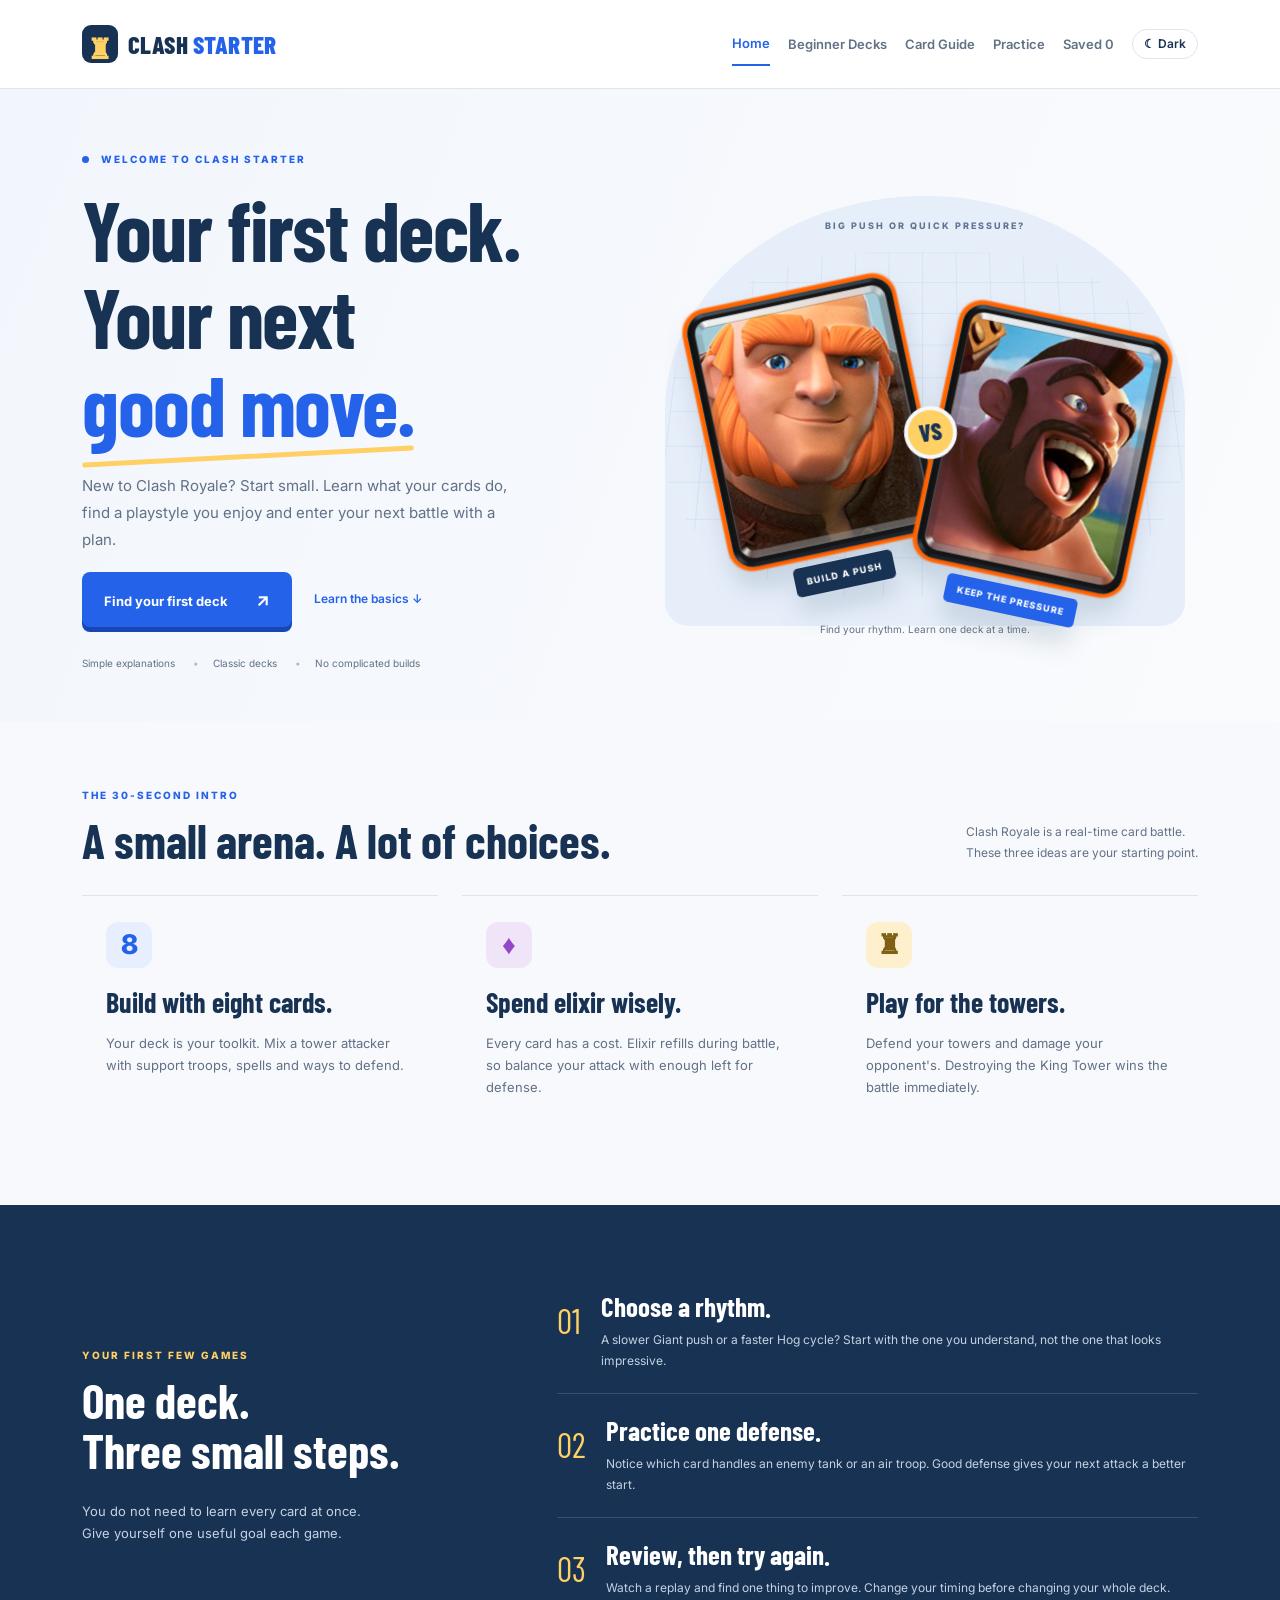
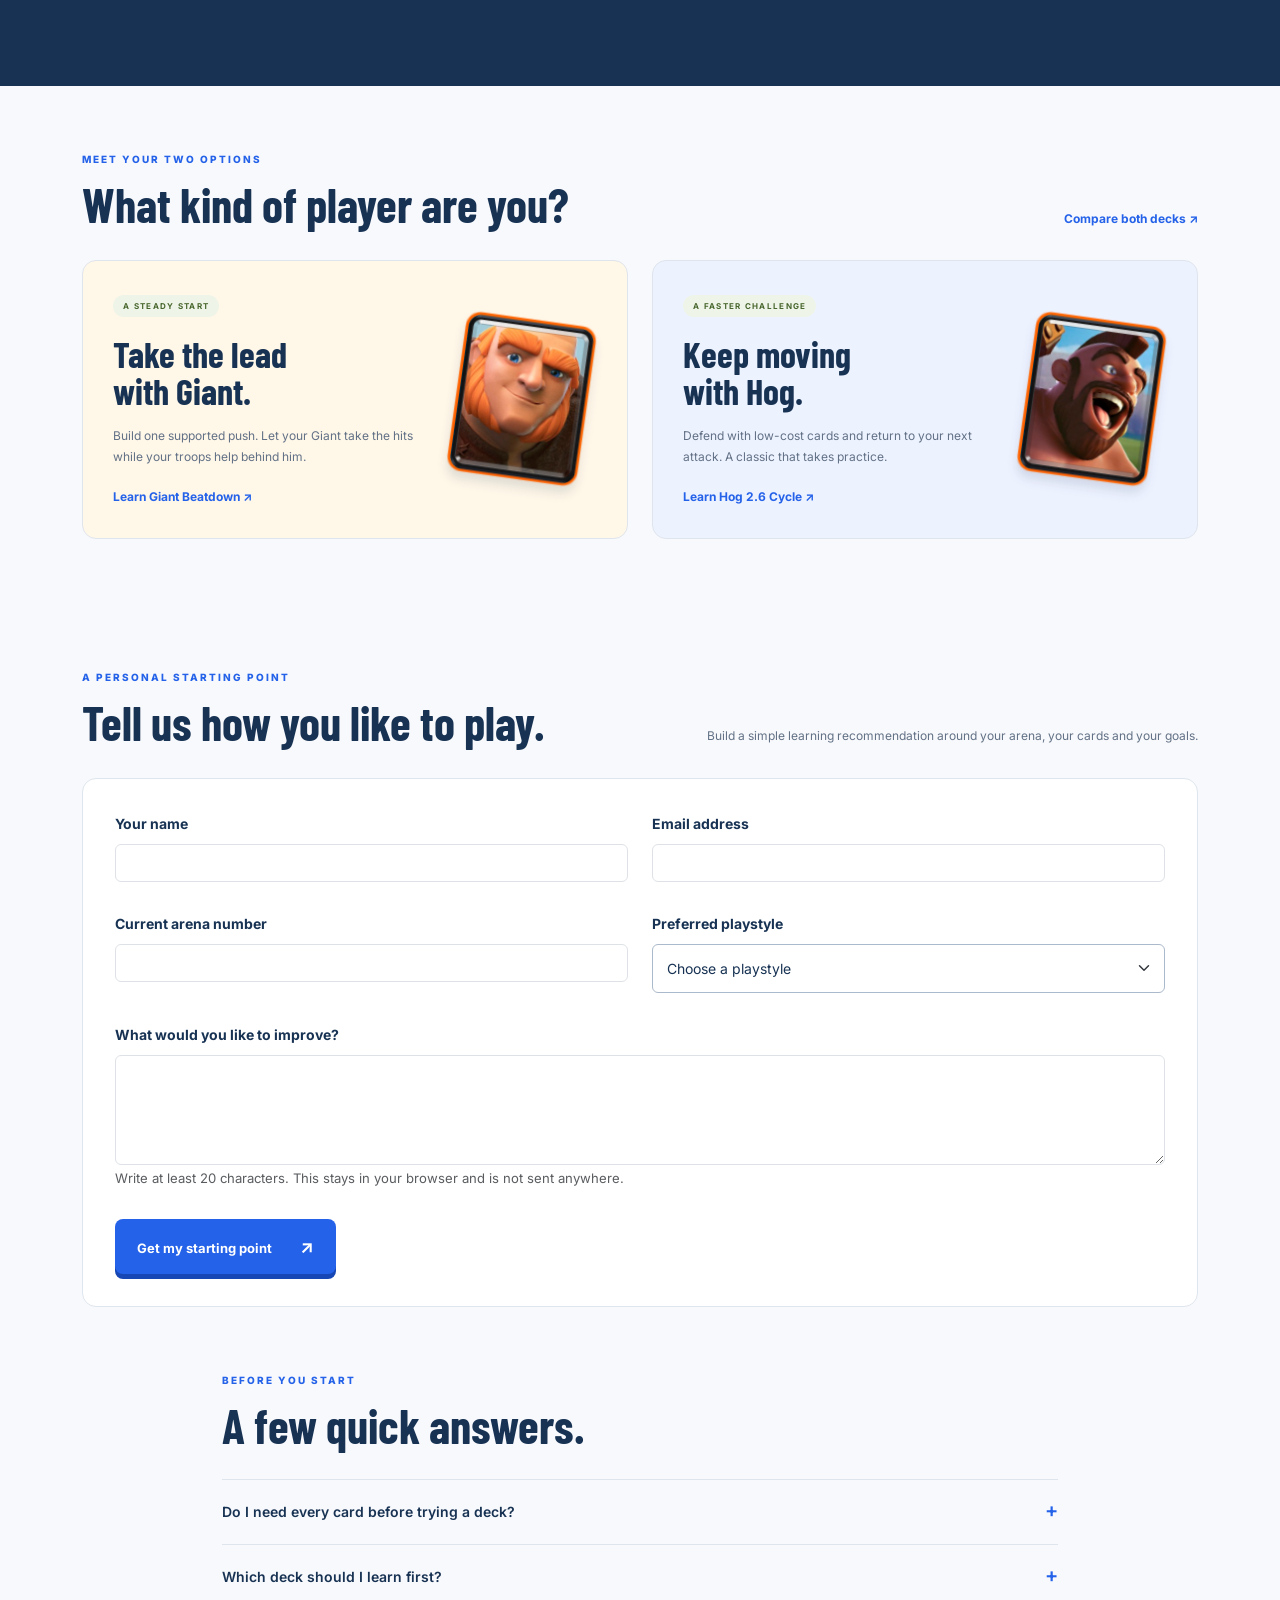
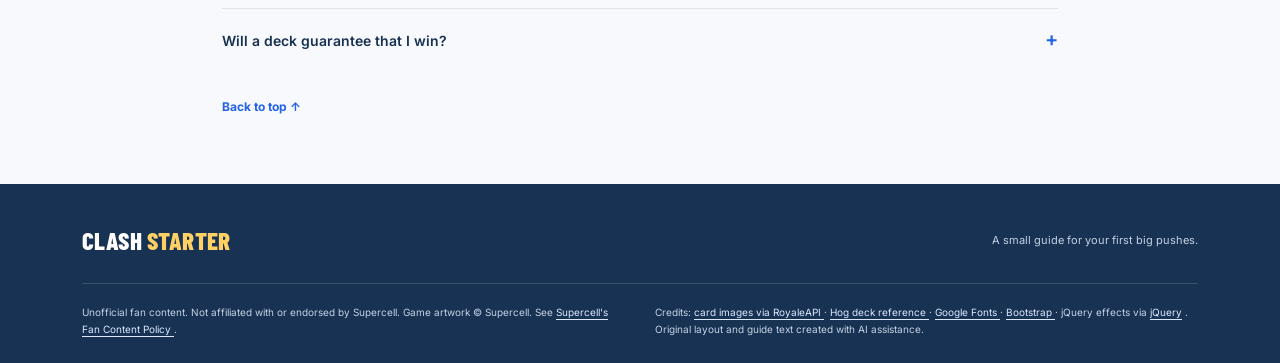
<file: index.html>
<!doctype html>
<html lang="en">
  <head>
    <meta charset="utf-8">
    <meta name="viewport" content="width=device-width, initial-scale=1">
    <meta name="description" content="Your starting point for Clash Royale: learn the basics, choose a playstyle and explore two classic decks.">
    <title>
      Home | Clash Starter
    </title>
    <link rel="icon" href="assets/favicon.svg" type="image/svg+xml">
    <link rel="preconnect" href="https://fonts.googleapis.com">
    <link rel="preconnect" href="https://fonts.gstatic.com" crossorigin>
    <link href="https://fonts.googleapis.com/css2?family=Barlow+Condensed:wght@600;700;800&family=Inter:wght@400;500;600;700;800&display=swap" rel="stylesheet">
    <link rel="stylesheet" href="assets/vendor/bootstrap.min.css">
    <script>try { document.documentElement.dataset.theme = localStorage.getItem('clashStarter.theme.v1') || 'light'; } catch (_) { document.documentElement.dataset.theme = 'light'; }</script>
    <link rel="stylesheet" href="css/style.css">
    <link rel="stylesheet" href="css/final.css">
  </head>
  <body>
    <a class="skip-link" href="#main">
      Skip to content
    </a>
    <p class="visually-hidden" id="site-status" role="status" aria-live="polite"></p>
    <header class="site-header">
      <div class="container header-inner">
        <a class="brand" href="index.html" aria-label="Clash Starter home">
          <span class="brand-icon" aria-hidden="true">
            ♜
          </span>
          CLASH
          <span>
            STARTER
          </span>
        </a>
        <nav aria-label="Main navigation">
          <a href="index.html" class="active" aria-current="page">Home</a>
          <a href="decks.html">Beginner Decks</a>
          <a href="cards.html">Card Guide</a>
          <a href="practice.html">Practice</a>
          <a class="saved-count-link" href="decks.html#saved-cards">Saved <span class="saved-card-count">0</span></a>
          <button class="theme-toggle" type="button" aria-pressed="false">☾ Dark</button>
        </nav>
      </div>
    </header>
    <main id="main">
      <section class="hero home-hero">
        <div class="container">
          <div class="row align-items-center gy-4">
            <div class="col-lg-6 hero-copy">
              <p class="eyebrow"><span></span> WELCOME TO CLASH STARTER</p>
              <h1>Your first deck.<br>Your next<br><span>good move.</span></h1>
              <p class="hero-description">New to Clash Royale? Start small. Learn what your cards do, find a playstyle you enjoy and enter your next battle with a plan.</p>
              <a class="btn btn-primary" href="decks.html">Find your first deck <span aria-hidden="true">↗</span></a>
              <a class="home-secondary" href="#basics">Learn the basics ↓</a>
              <div class="hero-meta"><span>Simple explanations</span><span>Classic decks</span><span>No complicated builds</span></div>
            </div>
            <div class="col-lg-6">
              <div class="arena" aria-label="Giant and Hog Rider represent two different playstyles">
                <div class="arena-grid"></div>
                <span class="arena-label">BIG PUSH OR QUICK PRESSURE?</span>
                <div class="hero-card hero-giant">
                  <img src="assets/cards/giant.png" width="300" height="360" alt="Giant card, a strong front line">
                  <span>BUILD A PUSH</span>
                </div>
                <div class="hero-card hero-hog">
                  <img src="assets/cards/hog-rider.png" width="300" height="360" alt="Hog Rider card, a fast building attacker">
                  <span>KEEP THE PRESSURE</span>
                </div>
                <span class="versus" aria-hidden="true">VS</span>
                <p class="arena-note">Find your rhythm. Learn one deck at a time.</p>
              </div>
            </div>
          </div>
        </div>
      </section>
      <section id="basics" class="container section" aria-labelledby="basics-title">
        <div class="section-heading">
          <div><p class="eyebrow">THE 30-SECOND INTRO</p><h2 id="basics-title">A small arena. A lot of choices.</h2></div>
          <p>Clash Royale is a real-time card battle.<br>These three ideas are your starting point.</p>
        </div>
        <div class="row g-4 basics-row">
          <div class="col-md-4"><article class="basic-block">
            <span class="basic-symbol" aria-hidden="true">8</span>
            <h3>Build with eight cards.</h3>
            <p>Your deck is your toolkit. Mix a tower attacker with support troops, spells and ways to defend.</p>
          </article></div>
          <div class="col-md-4"><article class="basic-block">
            <span class="basic-symbol purple" aria-hidden="true">♦</span>
            <h3>Spend elixir wisely.</h3>
            <p>Every card has a cost. Elixir refills during battle, so balance your attack with enough left for defense.</p>
          </article></div>
          <div class="col-md-4"><article class="basic-block">
            <span class="basic-symbol gold" aria-hidden="true">♜</span>
            <h3>Play for the towers.</h3>
            <p>Defend your towers and damage your opponent's. Destroying the King Tower wins the battle immediately.</p>
          </article></div>
        </div>
      </section>
      <section class="home-path-section" aria-labelledby="path-title">
        <div class="container section">
          <div class="row g-4 align-items-center">
            <div class="col-md-5"><p class="eyebrow">YOUR FIRST FEW GAMES</p><h2 id="path-title">One deck.<br>Three small steps.</h2><p class="path-intro">You do not need to learn every card at once. Give yourself one useful goal each game.</p></div>
            <div class="col-md-7"><ol class="learning-path">
              <li><span>01</span><div><h3>Choose a rhythm.</h3><p>A slower Giant push or a faster Hog cycle? Start with the one you understand, not the one that looks impressive.</p></div></li>
              <li><span>02</span><div><h3>Practice one defense.</h3><p>Notice which card handles an enemy tank or an air troop. Good defense gives your next attack a better start.</p></div></li>
              <li><span>03</span><div><h3>Review, then try again.</h3><p>Watch a replay and find one thing to improve. Change your timing before changing your whole deck.</p></div></li>
            </ol></div>
          </div>
        </div>
      </section>
      <section class="container section" aria-labelledby="playstyle-title">
        <div class="section-heading"><div><p class="eyebrow">MEET YOUR TWO OPTIONS</p><h2 id="playstyle-title">What kind of player are you?</h2></div><a class="text-link" href="decks.html#compare">Compare both decks ↗</a></div>
        <div class="row g-4">
          <div class="col-md-6">
            <article class="playstyle-card giant-preview">
              <div><span class="badge rounded-pill">A STEADY START</span><h3>Take the lead<br>with Giant.</h3><p>Build one supported push. Let your Giant take the hits while your troops help behind him.</p><a class="text-link" href="decks.html#giant">Learn Giant Beatdown ↗</a></div>
              <img src="assets/cards/giant.png" alt="Giant card" width="150" height="180" loading="lazy">
            </article>
          </div>
          <div class="col-md-6">
            <article class="playstyle-card hog-preview">
              <div><span class="badge rounded-pill">A FASTER CHALLENGE</span><h3>Keep moving<br>with Hog.</h3><p>Defend with low-cost cards and return to your next attack. A classic that takes practice.</p><a class="text-link" href="decks.html#hog">Learn Hog 2.6 Cycle ↗</a></div>
              <img src="assets/cards/hog-rider.png" alt="Hog Rider card" width="150" height="180" loading="lazy">
            </article>
          </div>
        </div>
      </section>
      <section class="container section deck-request-section" aria-labelledby="request-title">
        <div class="section-heading">
          <div><p class="eyebrow">A PERSONAL STARTING POINT</p><h2 id="request-title">Tell us how you like to play.</h2></div>
          <p>Build a simple learning recommendation around your arena, your cards and your goals.</p>
        </div>
        <div class="planner-panel">
          <form id="deck-request-form" novalidate>
            <div class="row g-4">
              <div class="col-md-6">
                <label class="form-label" for="request-name">Your name</label>
                <input class="form-control request-input" id="request-name" name="name" autocomplete="name" required aria-describedby="request-name-error">
                <span class="field-error" id="request-name-error"></span>
              </div>
              <div class="col-md-6">
                <label class="form-label" for="request-email">Email address</label>
                <input class="form-control request-input" id="request-email" name="email" type="email" autocomplete="email" required aria-describedby="request-email-error">
                <span class="field-error" id="request-email-error"></span>
              </div>
              <div class="col-md-6">
                <label class="form-label" for="request-arena">Current arena number</label>
                <input class="form-control request-input" id="request-arena" name="arena" type="number" min="1" max="28" step="1" inputmode="numeric" required aria-describedby="request-arena-error">
                <span class="field-error" id="request-arena-error"></span>
              </div>
              <div class="col-md-6">
                <label class="form-label" for="request-style">Preferred playstyle</label>
                <select class="form-select request-input" id="request-style" name="playstyle" required aria-describedby="request-style-error">
                  <option value="">Choose a playstyle</option>
                  <option value="steady">Build a steady push</option>
                  <option value="fast">Play fast and cycle cards</option>
                  <option value="unsure">I am still deciding</option>
                </select>
                <span class="field-error" id="request-style-error"></span>
              </div>
              <div class="col-12">
                <label class="form-label" for="request-goal">What would you like to improve?</label>
                <textarea class="form-control request-input" id="request-goal" name="goal" rows="4" minlength="20" maxlength="240" required aria-describedby="request-goal-help request-goal-error"></textarea>
                <span class="form-text" id="request-goal-help">Write at least 20 characters. This stays in your browser and is not sent anywhere.</span>
                <span class="field-error" id="request-goal-error"></span>
              </div>
              <div class="col-12">
                <button class="btn btn-primary" type="submit">Get my starting point <span aria-hidden="true">↗</span></button>
              </div>
            </div>
          </form>
          <div class="request-success" id="request-success" role="status" tabindex="-1" hidden>
            <h3>Your learning brief is ready.</h3>
            <p id="request-success-copy"></p>
            <a class="text-link" href="decks.html">Explore the two beginner decks ↗</a>
          </div>
        </div>
      </section>
      <section class="container home-faq" aria-labelledby="faq-title">
        <p class="eyebrow">BEFORE YOU START</p><h2 id="faq-title">A few quick answers.</h2>
        <div class="faq-item">
          <h3><button class="faq-trigger" id="faq-trigger-1" type="button" aria-expanded="false" aria-controls="faq-answer-1">Do I need every card before trying a deck?</button></h3>
          <div class="faq-answer" id="faq-answer-1" role="region" aria-labelledby="faq-trigger-1" hidden><p>To play the exact list, yes. Check which cards you have unlocked first. In particular, classic Hog 2.6 includes The Log, a Legendary card. This guide does not assume every card is available on your first day.</p></div>
        </div>
        <div class="faq-item">
          <h3><button class="faq-trigger" id="faq-trigger-2" type="button" aria-expanded="false" aria-controls="faq-answer-2">Which deck should I learn first?</button></h3>
          <div class="faq-answer" id="faq-answer-2" role="region" aria-labelledby="faq-trigger-2" hidden><p>Start with Giant Beatdown if you want a clearer attack plan: a tank in front and support behind. Try Hog 2.6 when you are ready to practice precise defense and a faster cycle.</p></div>
        </div>
        <div class="faq-item">
          <h3><button class="faq-trigger" id="faq-trigger-3" type="button" aria-expanded="false" aria-controls="faq-answer-3">Will a deck guarantee that I win?</button></h3>
          <div class="faq-answer" id="faq-answer-3" role="region" aria-labelledby="faq-trigger-3" hidden><p>No. Card levels, matchups, placement and timing all matter. These decks are starting points for learning, not a promise of wins or a ranking of the current meta.</p></div>
        </div>
        <a class="back-top" href="#">Back to top ↑</a>
      </section>
    </main>
    <footer class="site-footer">
      <div class="container">
        <div class="footer-top">
          <a class="brand" href="index.html">
            CLASH
            <span>
              STARTER
            </span>
          </a>
          <p>
            A small guide for your first big pushes.
          </p>
        </div>
        <div class="footer-bottom">
          <p>
            Unofficial fan content. Not affiliated with or endorsed by Supercell. Game artwork © Supercell. See
            <a href="https://supercell.com/en/fan-content-policy/">
              Supercell's Fan Content Policy
            </a>
            .
          </p>
          <p>
            Credits:
            <a href="https://github.com/RoyaleAPI/cr-api-assets">
              card images via RoyaleAPI
            </a>
            ·
            <a href="https://www.deckshop.pro/deck/detail/hog-rider,ice-golem,musketeer,cannon,skeletons,ice-spirit,fireball,the-log">
              Hog deck reference
            </a>
            ·
            <a href="https://fonts.google.com/">
              Google Fonts
            </a>
            ·
            <a href="https://getbootstrap.com/">
              Bootstrap
            </a>
            · jQuery effects via <a href="https://jquery.com/">jQuery</a>
            . Original layout and guide text created with AI assistance.
          </p>
        </div>
      </div>
    </footer>
    <script src="assets/vendor/jquery-3.7.1.min.js"></script>
    <script src="js/site.js" defer></script>
    <script src="js/home.js" defer></script>
  </body>
</html>
</file>
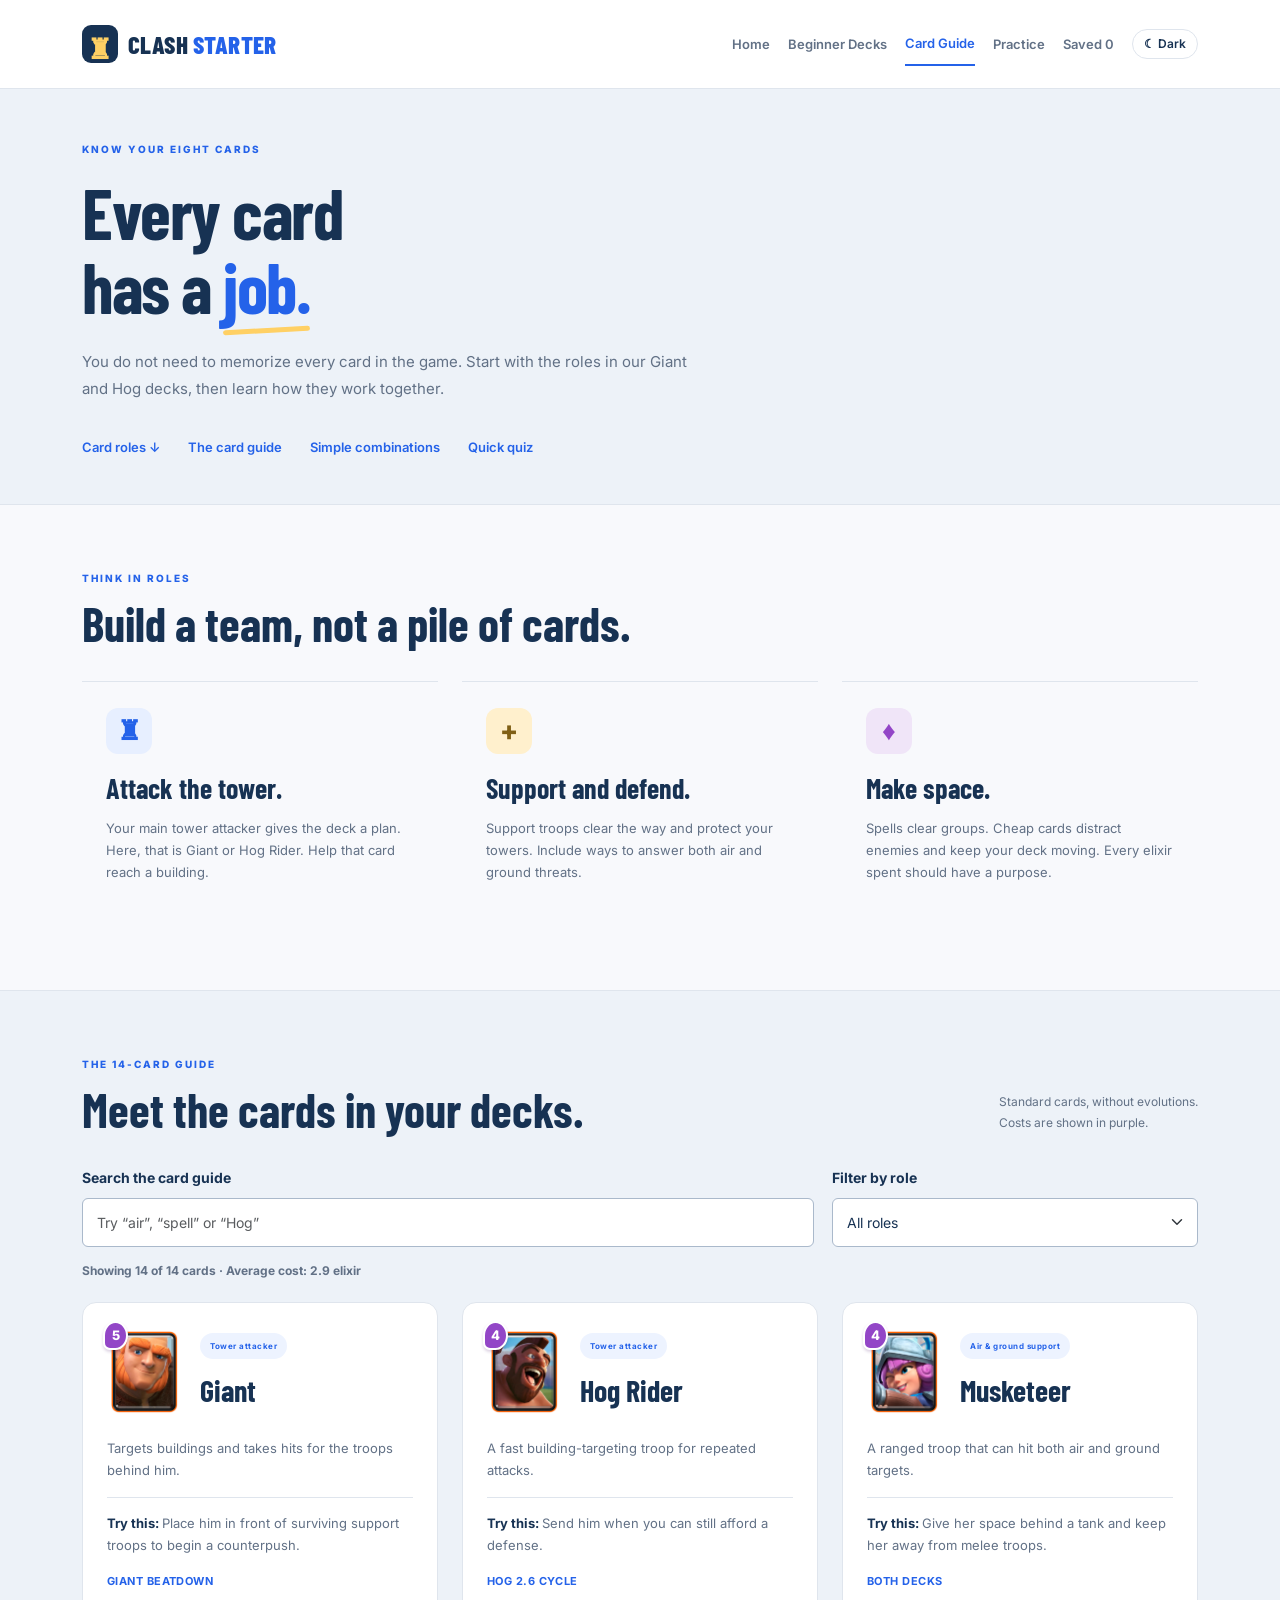
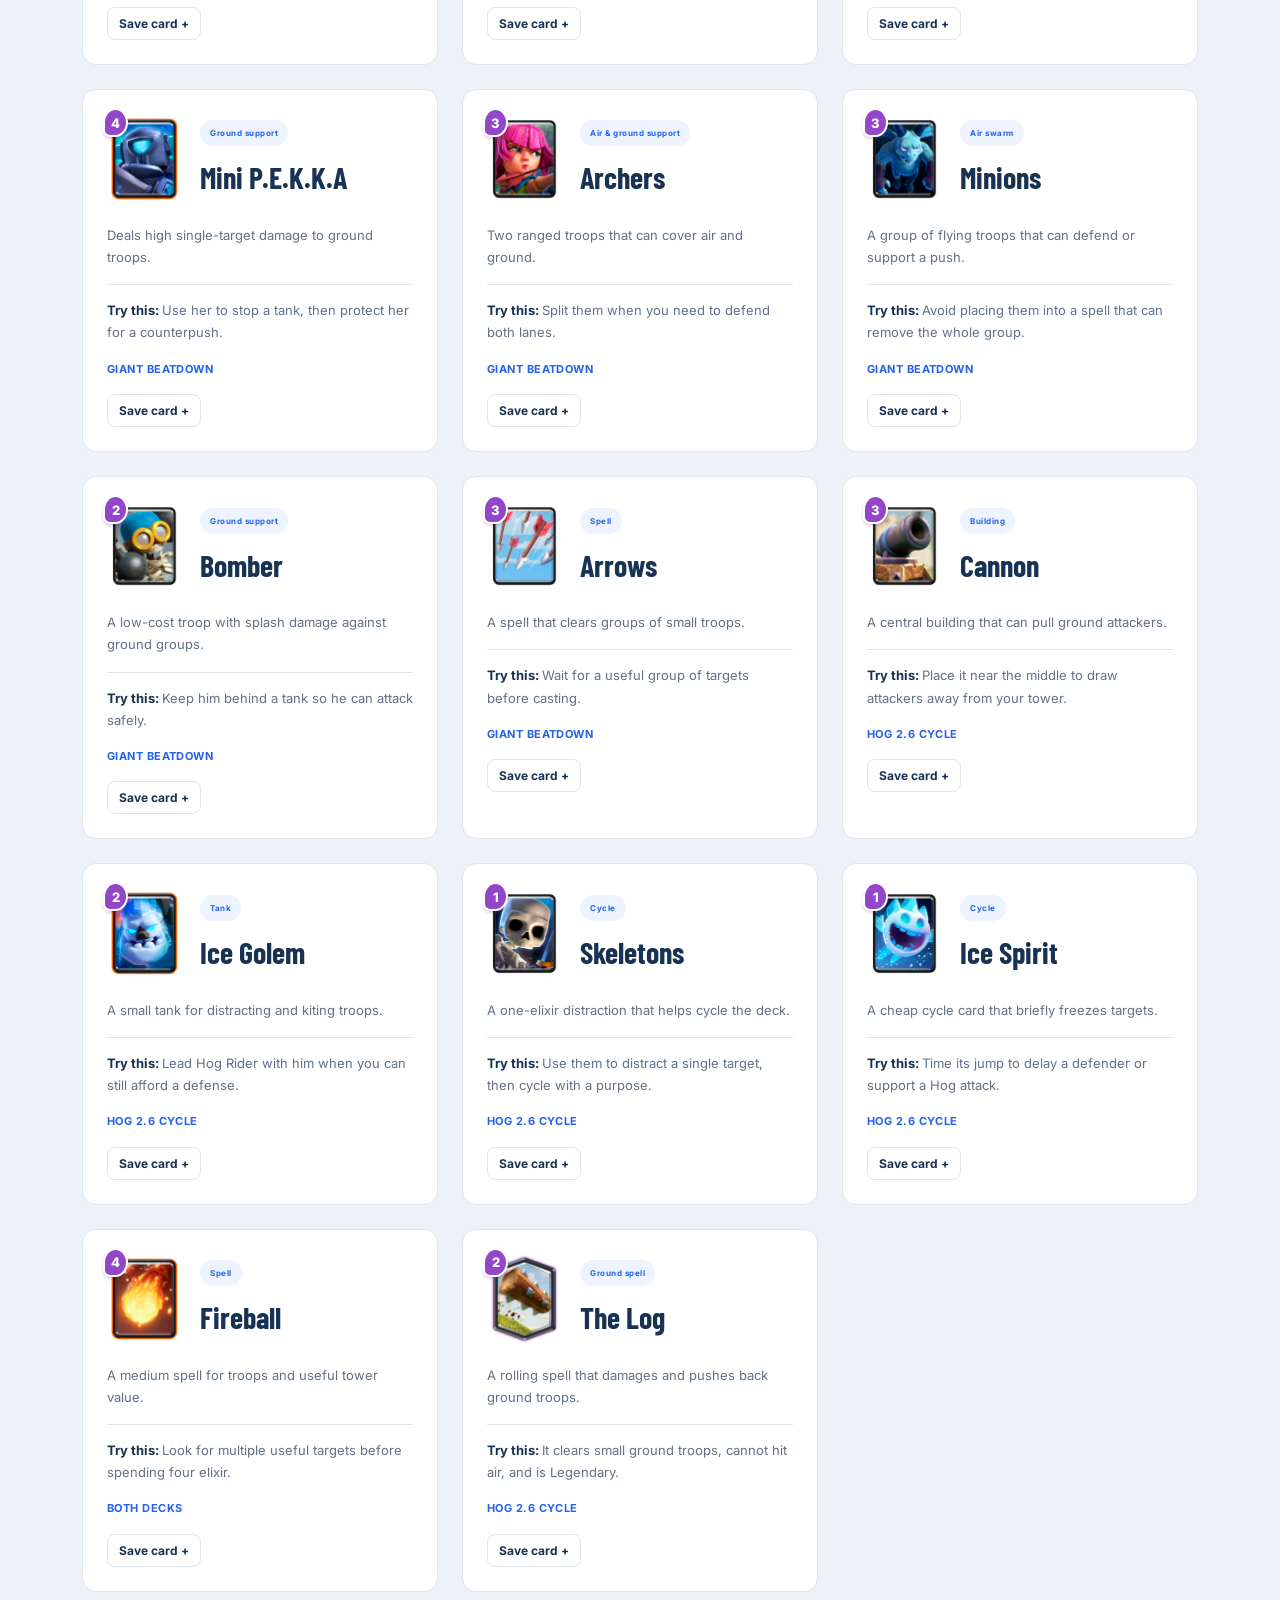
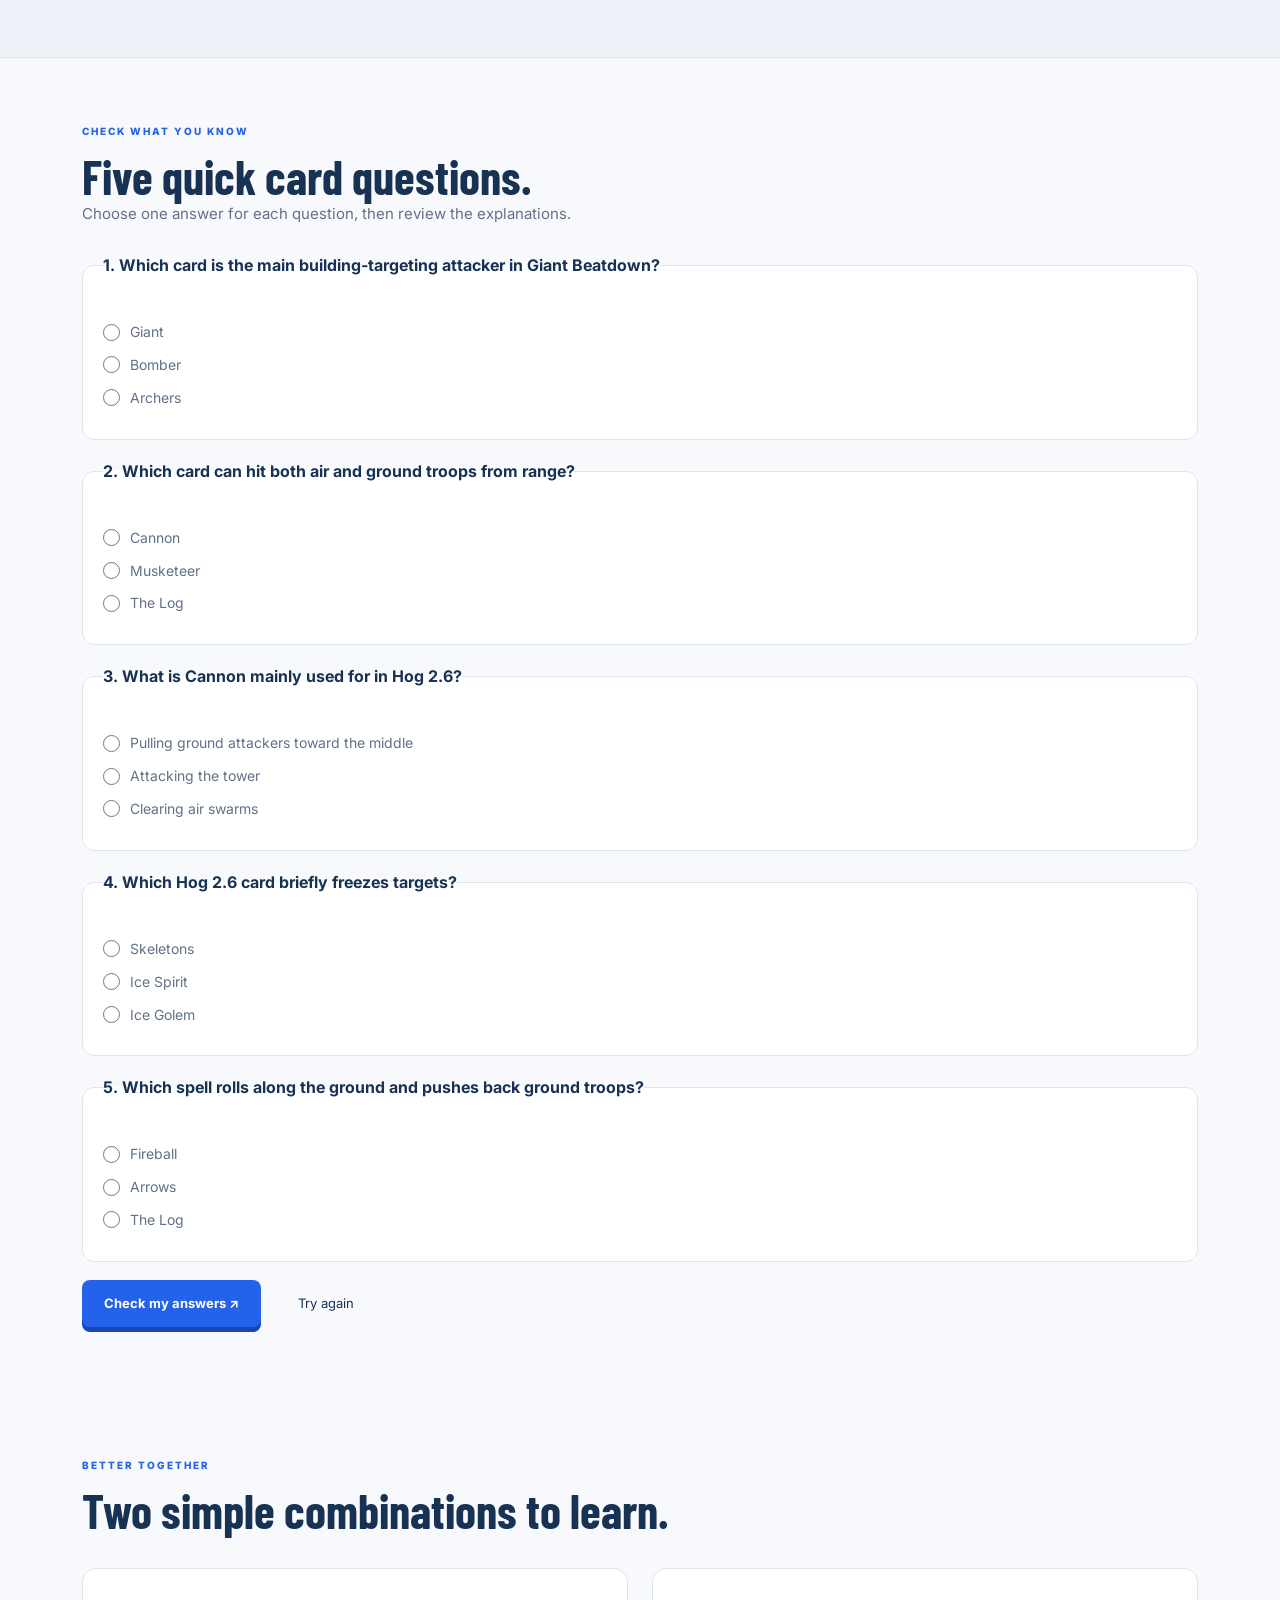
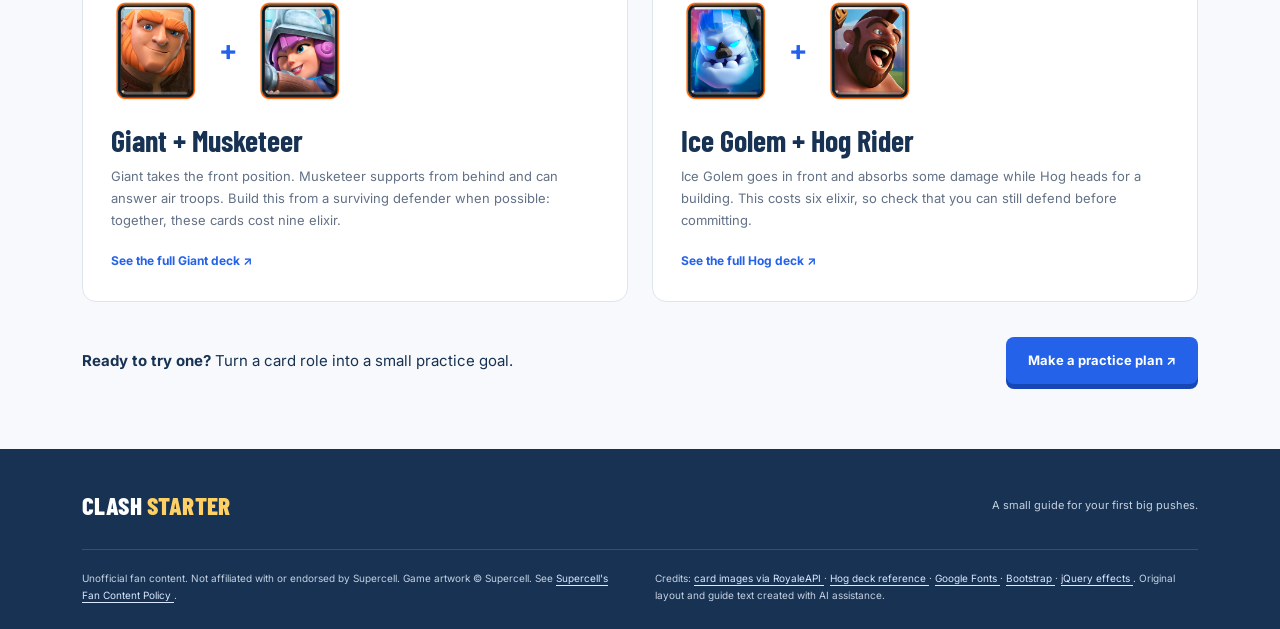
<file: cards.html>
<!doctype html>
<html lang="en">
  <head>
    <meta charset="utf-8">
    <meta name="viewport" content="width=device-width, initial-scale=1">
    <meta name="description" content="Learn the roles, elixir costs and simple combinations of the cards in our Giant and Hog decks.">
    <title>
      Card Guide | Clash Starter
    </title>
    <link rel="icon" href="assets/favicon.svg" type="image/svg+xml">
    <link rel="preconnect" href="https://fonts.googleapis.com">
    <link rel="preconnect" href="https://fonts.gstatic.com" crossorigin>
    <link href="https://fonts.googleapis.com/css2?family=Barlow+Condensed:wght@600;700;800&family=Inter:wght@400;500;600;700;800&display=swap" rel="stylesheet">
    <link rel="stylesheet" href="assets/vendor/bootstrap.min.css">
    <script>try { document.documentElement.dataset.theme = localStorage.getItem('clashStarter.theme.v1') || 'light'; } catch (_) { document.documentElement.dataset.theme = 'light'; }</script>
    <link rel="stylesheet" href="css/style.css">
    <link rel="stylesheet" href="css/final.css">
  </head>
  <body>
    <a class="skip-link" href="#main">
      Skip to content
    </a>
    <p class="visually-hidden" id="site-status" role="status" aria-live="polite"></p>
    <header class="site-header">
      <div class="container header-inner">
        <a class="brand" href="index.html" aria-label="Clash Starter home">
          <span class="brand-icon" aria-hidden="true">
            ♜
          </span>
          CLASH
          <span>
            STARTER
          </span>
        </a>
        <nav aria-label="Main navigation">
          <a href="index.html">
            Home
          </a>
          <a href="decks.html">
            Beginner Decks
          </a>
          <a href="cards.html" class="active" aria-current="page">
            Card Guide
          </a>
          <a href="practice.html">
            Practice
          </a>
          <a class="saved-count-link" href="decks.html#saved-cards">Saved <span class="saved-card-count">0</span></a>
          <button class="theme-toggle" type="button" aria-pressed="false">☾ Dark</button>
        </nav>
      </div>
    </header>
    <main id="main">
      <section class="deck-intro">
        <div class="container">
          <p class="eyebrow">
            KNOW YOUR EIGHT CARDS
          </p>
          <h1>
            Every card
            <br>
            has a
            <span>
              job.
            </span>
          </h1>
          <p class="hero-description">
            You do not need to memorize every card in the game. Start with the roles in our Giant and Hog decks, then learn how they work together.
          </p>
          <nav class="section-links" aria-label="On this page">
            <a href="#roles">
              Card roles ↓
            </a>
            <a href="#library">
              The card guide
            </a>
            <a href="#combinations">
              Simple combinations
            </a>
            <a href="#quiz">
              Quick quiz
            </a>
          </nav>
        </div>
      </section>
      <section class="container section" id="roles" aria-labelledby="roles-title">
        <p class="eyebrow">
          THINK IN ROLES
        </p>
        <h2 id="roles-title">
          Build a team, not a pile of cards.
        </h2>
        <div class="row g-4 mt-2">
          <div class="col-md-4">
            <article class="basic-block">
              <span class="basic-symbol" aria-hidden="true">
                ♜
              </span>
              <h3>
                Attack the tower.
              </h3>
              <p>
                Your main tower attacker gives the deck a plan. Here, that is Giant or Hog Rider. Help that card reach a building.
              </p>
            </article>
          </div>
          <div class="col-md-4">
            <article class="basic-block">
              <span class="basic-symbol gold" aria-hidden="true">
                +
              </span>
              <h3>
                Support and defend.
              </h3>
              <p>
                Support troops clear the way and protect your towers. Include ways to answer both air and ground threats.
              </p>
            </article>
          </div>
          <div class="col-md-4">
            <article class="basic-block">
              <span class="basic-symbol purple" aria-hidden="true">
                ♦
              </span>
              <h3>
                Make space.
              </h3>
              <p>
                Spells clear groups. Cheap cards distract enemies and keep your deck moving. Every elixir spent should have a purpose.
              </p>
            </article>
          </div>
        </div>
      </section>
      <section class="comparison-section" id="library" aria-labelledby="library-title">
        <div class="container section">
          <div class="section-heading">
            <div>
              <p class="eyebrow">THE 14-CARD GUIDE</p>
              <h2 id="library-title">Meet the cards in your decks.</h2>
            </div>
            <p>Standard cards, without evolutions.<br>Costs are shown in purple.</p>
          </div>
          <div class="card-guide-controls">
            <div class="form-field">
              <label class="form-label" for="guide-search">Search the card guide</label>
              <input class="form-control" type="search" id="guide-search" placeholder="Try “air”, “spell” or “Hog”" autocomplete="off">
            </div>
            <div class="form-field">
              <label class="form-label" for="guide-role">Filter by role</label>
              <select class="form-select" id="guide-role">
                <option value="all">All roles</option>
                <option value="tower attacker">Tower attacker</option>
                <option value="support">Support</option>
                <option value="swarm">Swarm</option>
                <option value="building">Building</option>
                <option value="tank">Tank</option>
                <option value="cycle">Cycle</option>
                <option value="spell">Spell</option>
              </select>
            </div>
          </div>
          <p id="guide-stats" class="catalog-stats" aria-live="polite"></p>
          <div id="guide-cards" class="row g-4" aria-label="Card guide results"></div>
          <p id="guide-empty" class="empty-state" hidden>No cards match that search. Try another name or role.</p>
        </div>
      </section>
      <section class="container section" id="quiz" aria-labelledby="quiz-title">
        <p class="eyebrow">CHECK WHAT YOU KNOW</p>
        <h2 id="quiz-title">Five quick card questions.</h2>
        <p class="quiz-intro">Choose one answer for each question, then review the explanations.</p>
        <form id="card-quiz" class="quiz-form"></form>
        <div class="quiz-actions">
          <button class="btn btn-primary" type="submit" form="card-quiz">Check my answers ↗</button>
          <button class="btn reset-plan" type="reset" form="card-quiz">Try again</button>
        </div>
        <p id="quiz-error" class="field-error" role="alert" hidden>Answer all five questions before checking your score.</p>
        <section id="quiz-result" class="quiz-result" aria-labelledby="quiz-result-title" hidden>
          <p class="eyebrow">YOUR CARD CHECK</p>
          <h3 id="quiz-result-title" tabindex="-1"></h3>
          <ol id="quiz-feedback" class="quiz-feedback"></ol>
        </section>
      </section>
      <section class="container section" id="combinations" aria-labelledby="combinations-title">
        <p class="eyebrow">
          BETTER TOGETHER
        </p>
        <h2 id="combinations-title">
          Two simple combinations to learn.
        </h2>
        <div class="row g-4 mt-2">
          <div class="col-md-6">
            <article class="combo-card">
              <div class="combo-images">
                <img src="assets/cards/giant.png" alt="Giant" width="150" height="180" loading="lazy">
                <span aria-hidden="true">
                  +
                </span>
                <img src="assets/cards/musketeer.png" alt="Musketeer" width="150" height="180" loading="lazy">
              </div>
              <h3>
                Giant + Musketeer
              </h3>
              <p>
                Giant takes the front position. Musketeer supports from behind and can answer air troops. Build this from a surviving defender when possible: together, these cards cost nine elixir.
              </p>
              <a class="text-link" href="decks.html#giant">
                See the full Giant deck ↗
              </a>
            </article>
          </div>
          <div class="col-md-6">
            <article class="combo-card">
              <div class="combo-images">
                <img src="assets/cards/ice-golem.png" alt="Ice Golem" width="150" height="180" loading="lazy">
                <span aria-hidden="true">
                  +
                </span>
                <img src="assets/cards/hog-rider.png" alt="Hog Rider" width="150" height="180" loading="lazy">
              </div>
              <h3>
                Ice Golem + Hog Rider
              </h3>
              <p>
                Ice Golem goes in front and absorbs some damage while Hog heads for a building. This costs six elixir, so check that you can still defend before committing.
              </p>
              <a class="text-link" href="decks.html#hog">
                See the full Hog deck ↗
              </a>
            </article>
          </div>
        </div>
        <div class="guide-next">
          <p>
            <strong>
              Ready to try one?
            </strong>
            Turn a card role into a small practice goal.
          </p>
          <a class="btn btn-primary" href="practice.html">
            Make a practice plan ↗
          </a>
        </div>
      </section>
    </main>
    <footer class="site-footer">
      <div class="container">
        <div class="footer-top">
          <a class="brand" href="index.html">
            CLASH
            <span>
              STARTER
            </span>
          </a>
          <p>
            A small guide for your first big pushes.
          </p>
        </div>
        <div class="footer-bottom">
          <p>
            Unofficial fan content. Not affiliated with or endorsed by Supercell. Game artwork © Supercell. See
            <a href="https://supercell.com/en/fan-content-policy/">
              Supercell's Fan Content Policy
            </a>
            .
          </p>
          <p>
            Credits:
            <a href="https://github.com/RoyaleAPI/cr-api-assets">
              card images via RoyaleAPI
            </a>
            ·
            <a href="https://www.deckshop.pro/deck/detail/hog-rider,ice-golem,musketeer,cannon,skeletons,ice-spirit,fireball,the-log">
              Hog deck reference
            </a>
            ·
            <a href="https://fonts.google.com/">
              Google Fonts
            </a>
            ·
            <a href="https://getbootstrap.com/">
              Bootstrap
            </a>
            ·
            <a href="https://jquery.com/">
              jQuery effects
            </a>
            . Original layout and guide text created with AI assistance.
          </p>
        </div>
      </div>
    </footer>
    <script src="assets/vendor/jquery-3.7.1.min.js" defer></script>
    <script src="js/site.js" defer></script>
    <script src="js/cards.js" defer></script>
  </body>
</html>
</file>
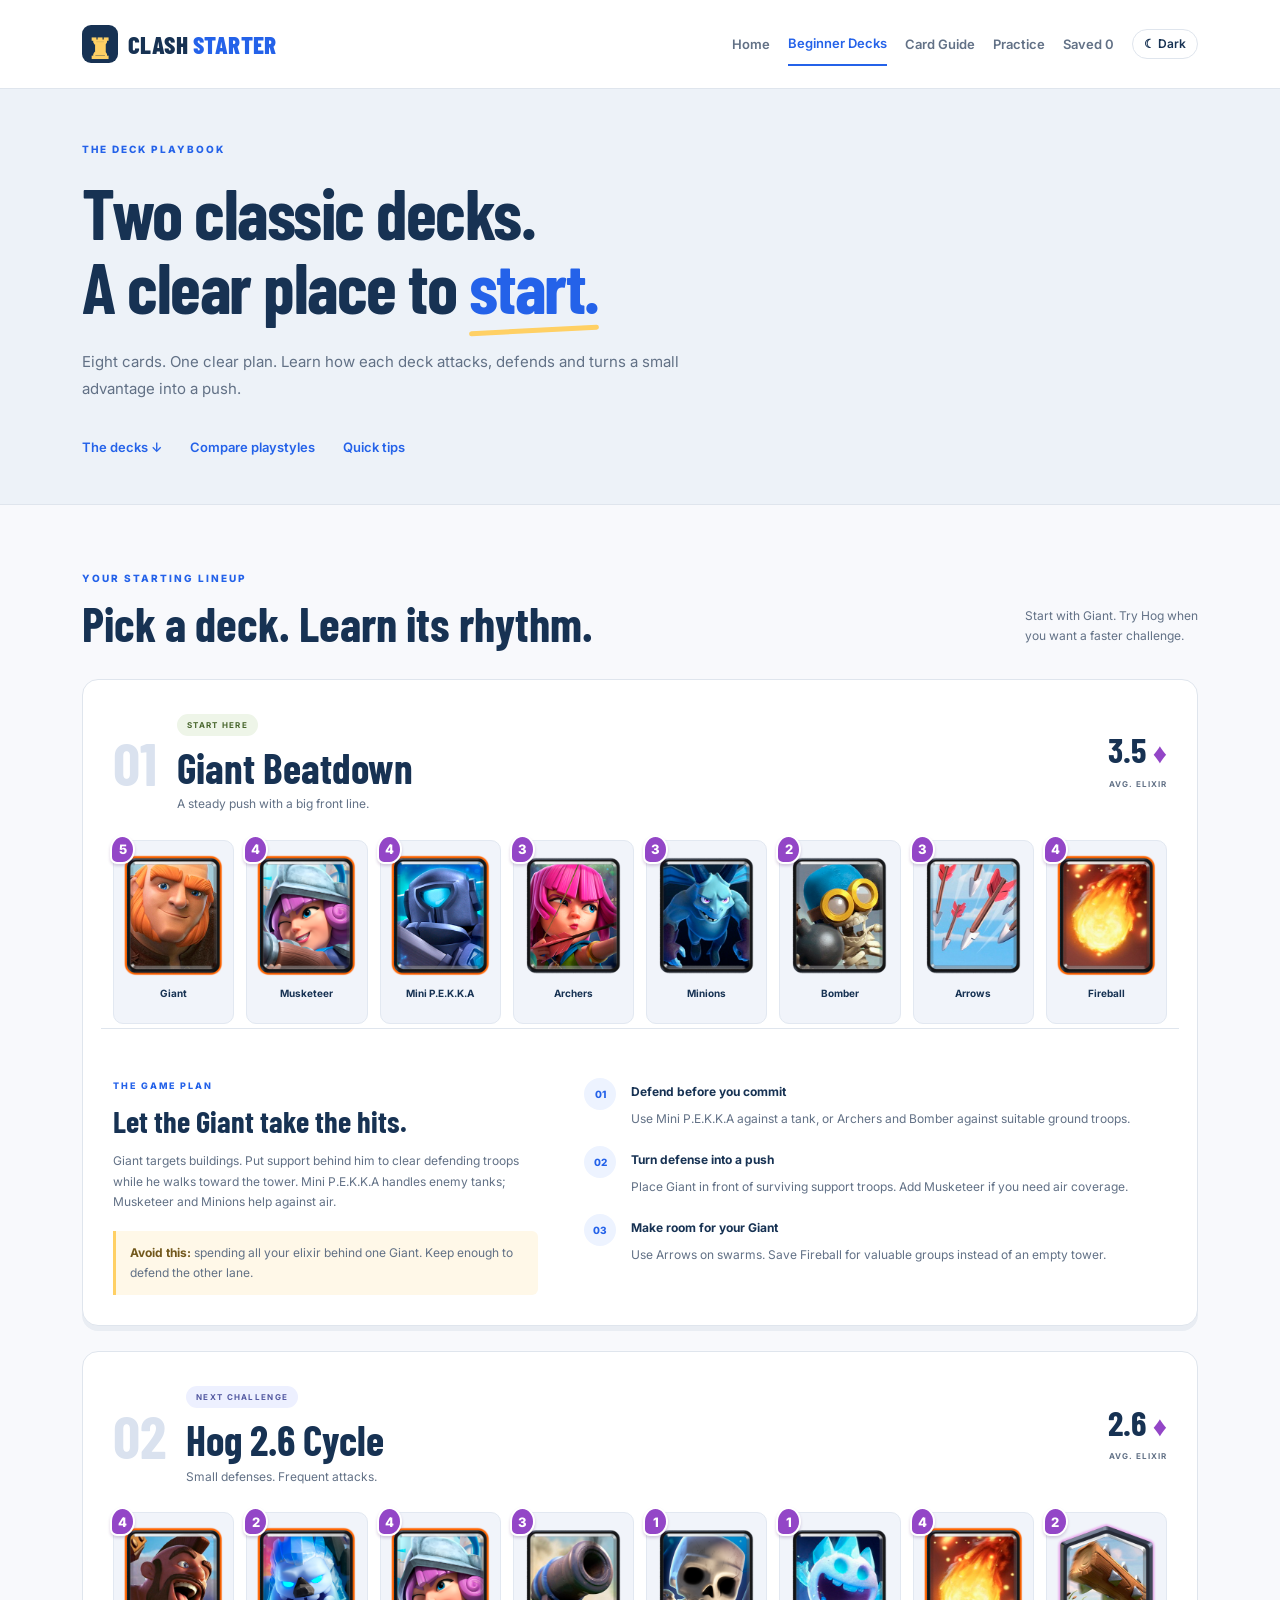
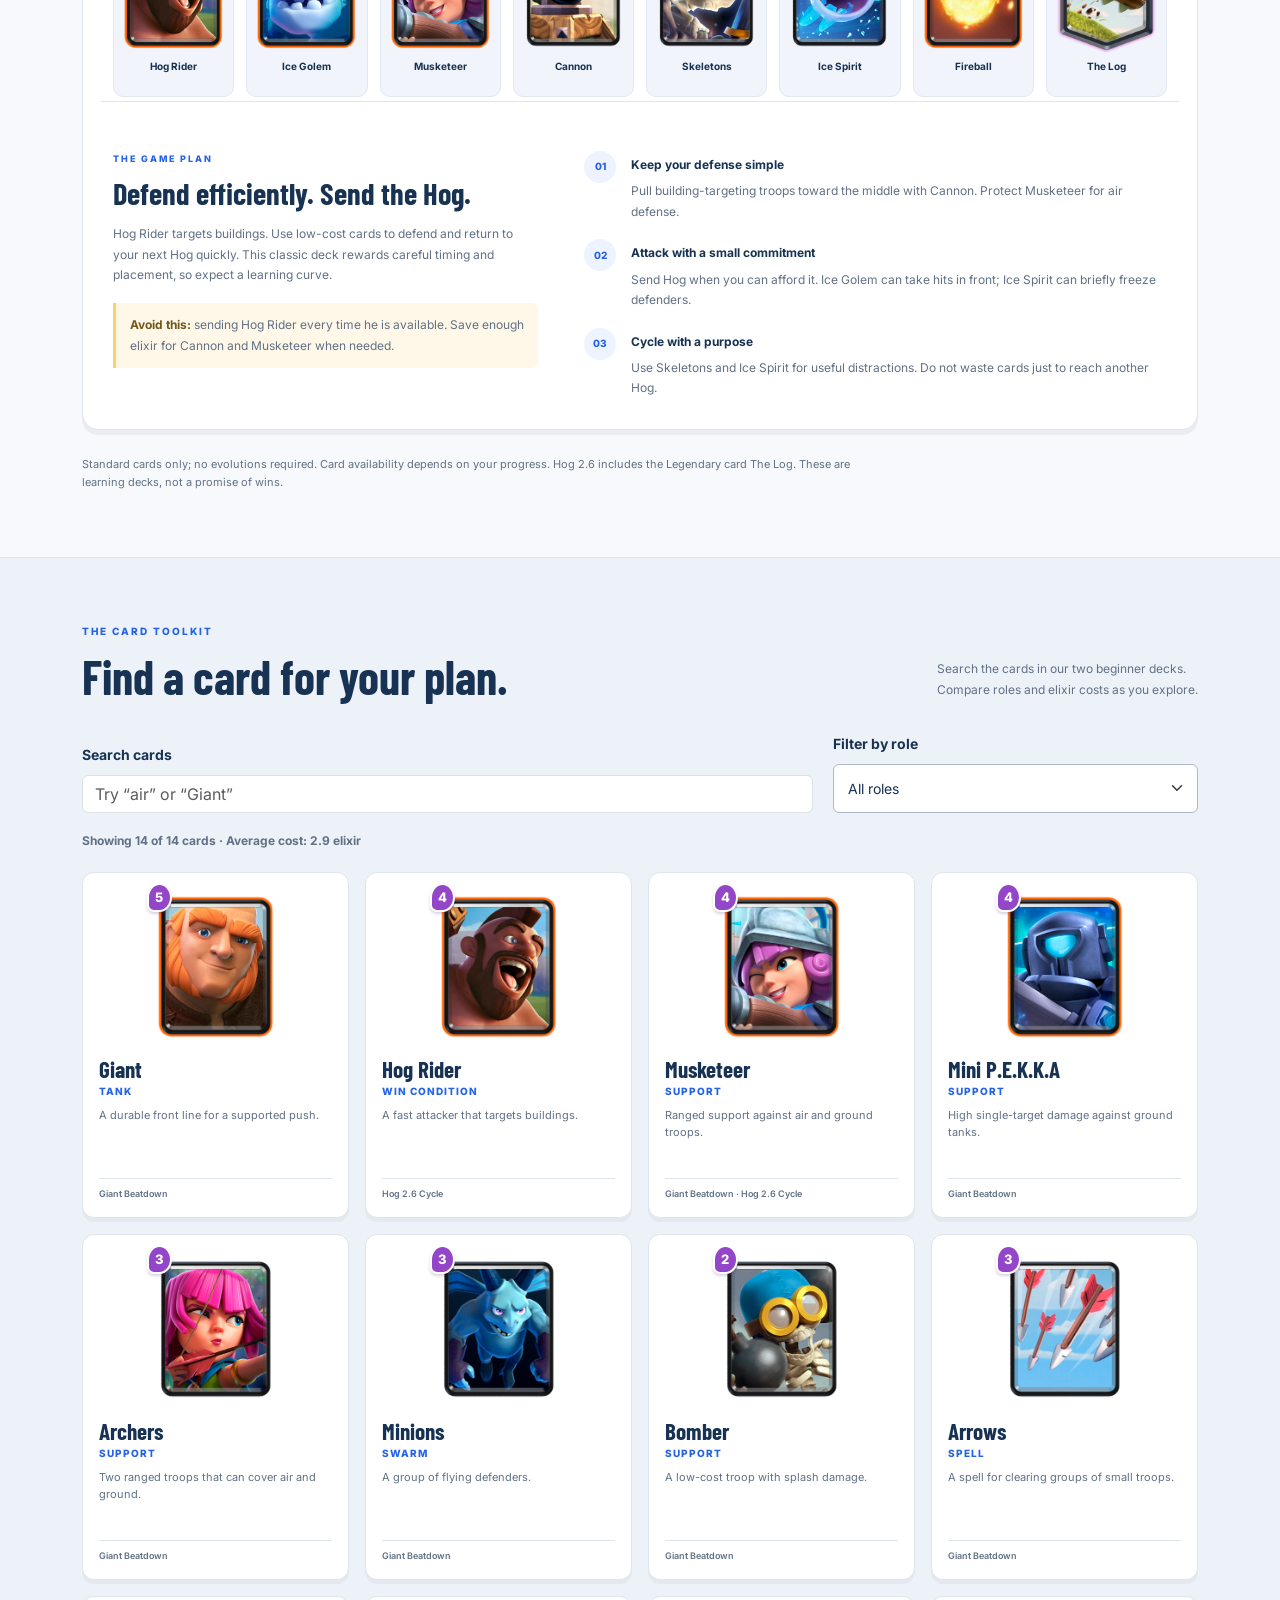
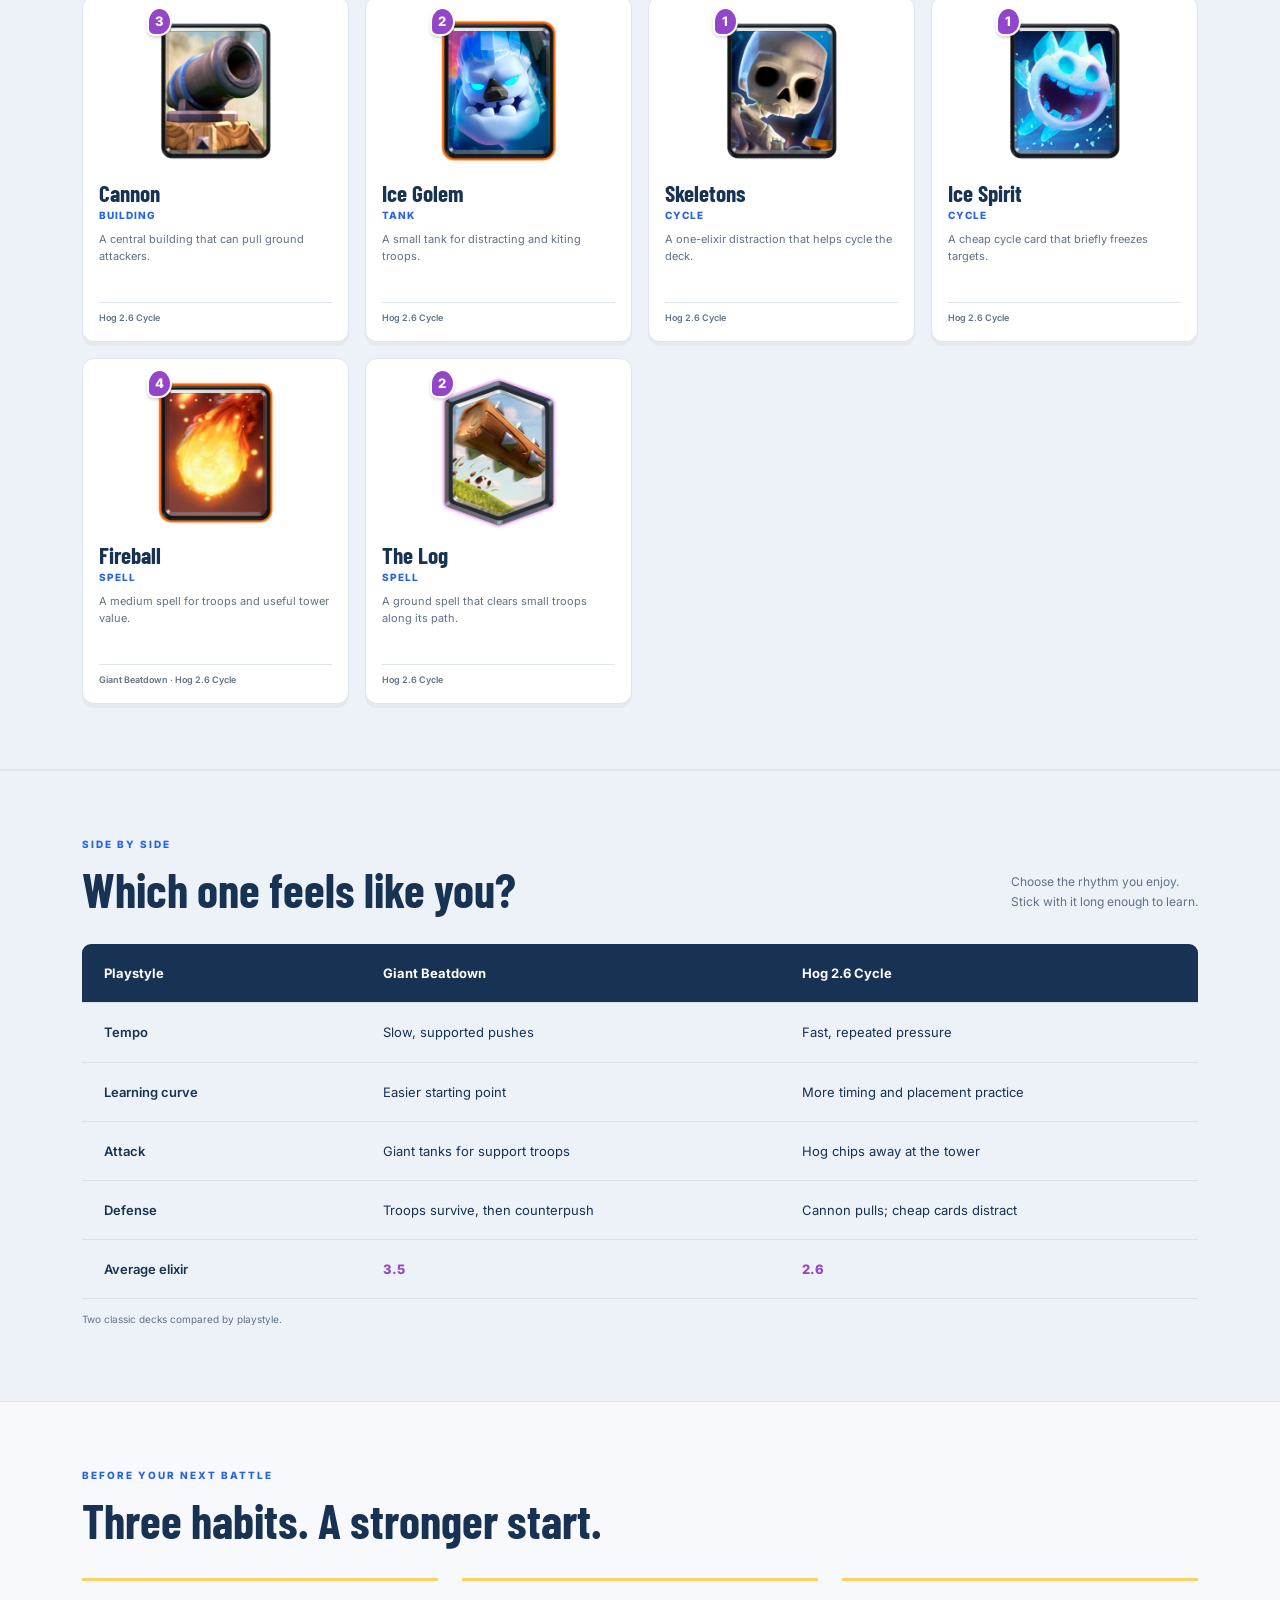
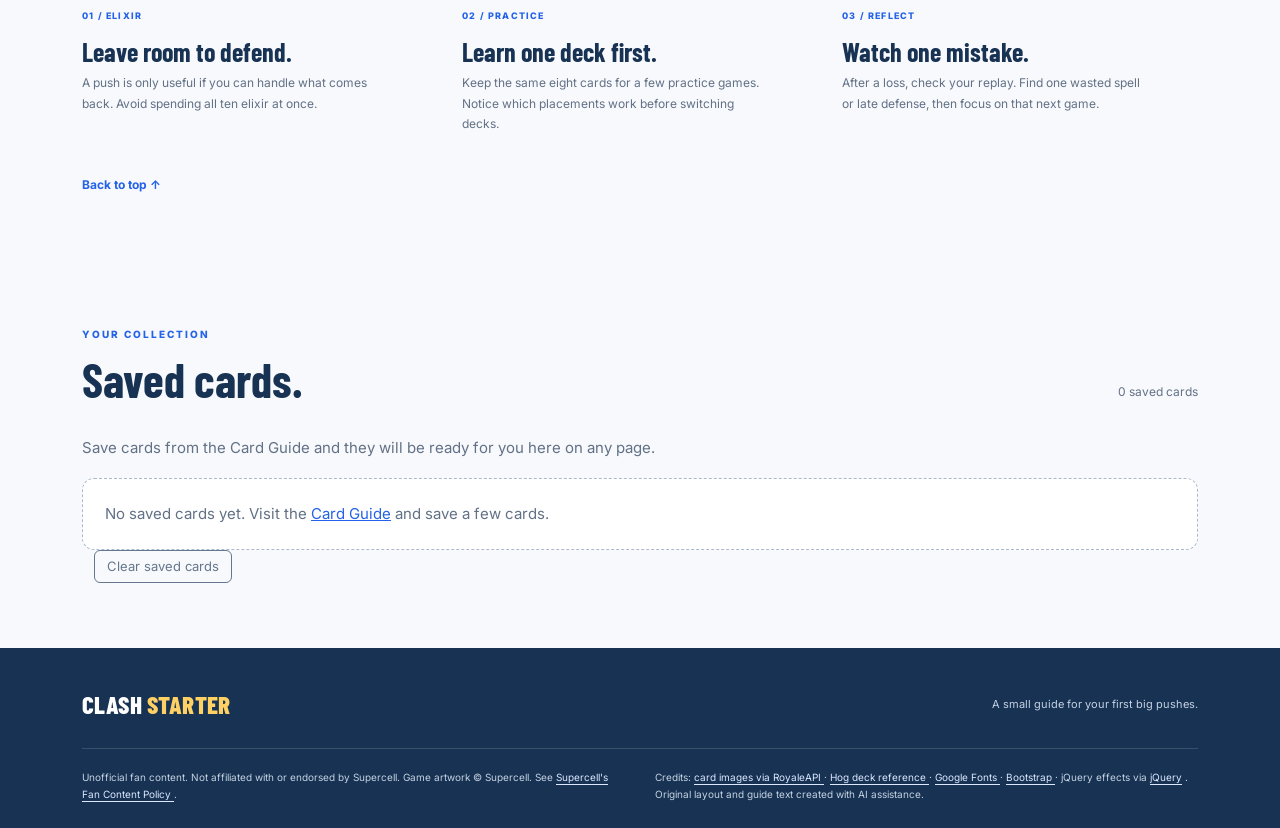
<file: decks.html>
<!doctype html>
<html lang="en">
  <head>
    <meta charset="utf-8">
    <meta name="viewport" content="width=device-width, initial-scale=1">
    <meta name="description" content="Learn two classic Clash Royale decks with card lists, simple game plans and beginner-friendly tips.">
    <title>
      Beginner Decks | Clash Starter
    </title>
    <link rel="icon" href="assets/favicon.svg" type="image/svg+xml">
    <link rel="preconnect" href="https://fonts.googleapis.com">
    <link rel="preconnect" href="https://fonts.gstatic.com" crossorigin>
    <link href="https://fonts.googleapis.com/css2?family=Barlow+Condensed:wght@600;700;800&family=Inter:wght@400;500;600;700;800&display=swap" rel="stylesheet">
    <link rel="stylesheet" href="assets/vendor/bootstrap.min.css">
    <script>try { document.documentElement.dataset.theme = localStorage.getItem('clashStarter.theme.v1') || 'light'; } catch (_) { document.documentElement.dataset.theme = 'light'; }</script>
    <link rel="stylesheet" href="css/style.css">
    <link rel="stylesheet" href="css/final.css">
  </head>
  <body>
    <a class="skip-link" href="#main">
      Skip to content
    </a>
    <p class="visually-hidden" id="site-status" role="status" aria-live="polite"></p>
    <header class="site-header">
      <div class="container header-inner">
        <a class="brand" href="index.html" aria-label="Clash Starter home">
          <span class="brand-icon" aria-hidden="true">
            ♜
          </span>
          CLASH
          <span>
            STARTER
          </span>
        </a>
        <nav aria-label="Main navigation">
          <a href="index.html">Home</a>
          <a href="decks.html" class="active" aria-current="page">Beginner Decks</a>
          <a href="cards.html">Card Guide</a>
          <a href="practice.html">Practice</a>
          <a class="saved-count-link" href="#saved-cards">Saved <span class="saved-card-count">0</span></a>
          <button class="theme-toggle" type="button" aria-pressed="false">☾ Dark</button>
        </nav>
      </div>
    </header>
    <main id="main">
      <section class="deck-intro">
        <div class="container">
          <p class="eyebrow">THE DECK PLAYBOOK</p>
          <h1>Two classic decks.<br>A clear place to <span>start.</span></h1>
          <p class="hero-description">Eight cards. One clear plan. Learn how each deck attacks, defends and turns a small advantage into a push.</p>
          <nav class="section-links" aria-label="On this page">
            <a href="#decks">The decks ↓</a>
            <a href="#compare">Compare playstyles</a>
            <a href="#tips">Quick tips</a>
          </nav>
        </div>
      </section>
      <section id="decks" class="section container" aria-labelledby="decks-title">
        <div class="section-heading">
          <div>
            <p class="eyebrow">
              YOUR STARTING LINEUP
            </p>
            <h2 id="decks-title">
              Pick a deck. Learn its rhythm.
            </h2>
          </div>
          <p>
            Start with Giant. Try Hog when
            <br class="desktop-break">
            you want a faster challenge.
          </p>
        </div>
        <article id="giant" class="deck-panel" aria-labelledby="giant-title">
          <div class="deck-heading">
            <div class="deck-title">
              <span class="deck-number">
                01
              </span>
              <div>
                <span class="badge rounded-pill">
                  START HERE
                </span>
                <h3 id="giant-title">
                  Giant Beatdown
                </h3>
                <p>
                  A steady push with a big front line.
                </p>
              </div>
            </div>
            <div class="average">
              <strong>
                3.5
                <span aria-hidden="true">
                  ♦
                </span>
              </strong>
              <span>
                AVG. ELIXIR
              </span>
            </div>
          </div>
          <ul class="deck-grid">
            <li class="game-card">
              <span class="elixir" aria-label="5 elixir">
                5
              </span>
              <img src="assets/cards/giant.png" alt="Giant card" width="150" height="180" loading="lazy">
              <span class="card-name">
                Giant
              </span>
            </li>
            <li class="game-card">
              <span class="elixir" aria-label="4 elixir">
                4
              </span>
              <img src="assets/cards/musketeer.png" alt="Musketeer card" width="150" height="180" loading="lazy">
              <span class="card-name">
                Musketeer
              </span>
            </li>
            <li class="game-card">
              <span class="elixir" aria-label="4 elixir">
                4
              </span>
              <img src="assets/cards/mini-pekka.png" alt="Mini P.E.K.K.A card" width="150" height="180" loading="lazy">
              <span class="card-name">
                Mini P.E.K.K.A
              </span>
            </li>
            <li class="game-card">
              <span class="elixir" aria-label="3 elixir">
                3
              </span>
              <img src="assets/cards/archers.png" alt="Archers card" width="150" height="180" loading="lazy">
              <span class="card-name">
                Archers
              </span>
            </li>
            <li class="game-card">
              <span class="elixir" aria-label="3 elixir">
                3
              </span>
              <img src="assets/cards/minions.png" alt="Minions card" width="150" height="180" loading="lazy">
              <span class="card-name">
                Minions
              </span>
            </li>
            <li class="game-card">
              <span class="elixir" aria-label="2 elixir">
                2
              </span>
              <img src="assets/cards/bomber.png" alt="Bomber card" width="150" height="180" loading="lazy">
              <span class="card-name">
                Bomber
              </span>
            </li>
            <li class="game-card">
              <span class="elixir" aria-label="3 elixir">
                3
              </span>
              <img src="assets/cards/arrows.png" alt="Arrows card" width="150" height="180" loading="lazy">
              <span class="card-name">
                Arrows
              </span>
            </li>
            <li class="game-card">
              <span class="elixir" aria-label="4 elixir">
                4
              </span>
              <img src="assets/cards/fireball.png" alt="Fireball card" width="150" height="180" loading="lazy">
              <span class="card-name">
                Fireball
              </span>
            </li>
          </ul>
          <div class="row g-4 deck-detail">
            <div class="col-md-5">
              <p class="eyebrow">
                THE GAME PLAN
              </p>
              <h4>
                Let the Giant take the hits.
              </h4>
              <p>
                Giant targets buildings. Put support behind him to clear defending troops while he walks toward the tower. Mini P.E.K.K.A handles enemy tanks; Musketeer and Minions help against air.
              </p>
              <p class="mistake">
                <strong>
                  Avoid this:
                </strong>
                spending all your elixir behind one Giant. Keep enough to defend the other lane.
              </p>
            </div>
            <div class="col-md-7">
              <ol class="steps">
                <li>
                  <span>
                    01
                  </span>
                  <div>
                    <strong>
                      Defend before you commit
                    </strong>
                    <p>
                      Use Mini P.E.K.K.A against a tank, or Archers and Bomber against suitable ground troops.
                    </p>
                  </div>
                </li>
                <li>
                  <span>
                    02
                  </span>
                  <div>
                    <strong>
                      Turn defense into a push
                    </strong>
                    <p>
                      Place Giant in front of surviving support troops. Add Musketeer if you need air coverage.
                    </p>
                  </div>
                </li>
                <li>
                  <span>
                    03
                  </span>
                  <div>
                    <strong>
                      Make room for your Giant
                    </strong>
                    <p>
                      Use Arrows on swarms. Save Fireball for valuable groups instead of an empty tower.
                    </p>
                  </div>
                </li>
              </ol>
            </div>
          </div>
        </article>
        <article id="hog" class="deck-panel hog-panel" aria-labelledby="hog-title">
          <div class="deck-heading">
            <div class="deck-title">
              <span class="deck-number">
                02
              </span>
              <div>
                <span class="badge rounded-pill">
                  NEXT CHALLENGE
                </span>
                <h3 id="hog-title">
                  Hog 2.6 Cycle
                </h3>
                <p>
                  Small defenses. Frequent attacks.
                </p>
              </div>
            </div>
            <div class="average">
              <strong>
                2.6
                <span aria-hidden="true">
                  ♦
                </span>
              </strong>
              <span>
                AVG. ELIXIR
              </span>
            </div>
          </div>
          <ul class="deck-grid">
            <li class="game-card">
              <span class="elixir" aria-label="4 elixir">
                4
              </span>
              <img src="assets/cards/hog-rider.png" alt="Hog Rider card" width="150" height="180" loading="lazy">
              <span class="card-name">
                Hog Rider
              </span>
            </li>
            <li class="game-card">
              <span class="elixir" aria-label="2 elixir">
                2
              </span>
              <img src="assets/cards/ice-golem.png" alt="Ice Golem card" width="150" height="180" loading="lazy">
              <span class="card-name">
                Ice Golem
              </span>
            </li>
            <li class="game-card">
              <span class="elixir" aria-label="4 elixir">
                4
              </span>
              <img src="assets/cards/musketeer.png" alt="Musketeer card" width="150" height="180" loading="lazy">
              <span class="card-name">
                Musketeer
              </span>
            </li>
            <li class="game-card">
              <span class="elixir" aria-label="3 elixir">
                3
              </span>
              <img src="assets/cards/cannon.png" alt="Cannon card" width="150" height="180" loading="lazy">
              <span class="card-name">
                Cannon
              </span>
            </li>
            <li class="game-card">
              <span class="elixir" aria-label="1 elixir">
                1
              </span>
              <img src="assets/cards/skeletons.png" alt="Skeletons card" width="150" height="180" loading="lazy">
              <span class="card-name">
                Skeletons
              </span>
            </li>
            <li class="game-card">
              <span class="elixir" aria-label="1 elixir">
                1
              </span>
              <img src="assets/cards/ice-spirit.png" alt="Ice Spirit card" width="150" height="180" loading="lazy">
              <span class="card-name">
                Ice Spirit
              </span>
            </li>
            <li class="game-card">
              <span class="elixir" aria-label="4 elixir">
                4
              </span>
              <img src="assets/cards/fireball.png" alt="Fireball card" width="150" height="180" loading="lazy">
              <span class="card-name">
                Fireball
              </span>
            </li>
            <li class="game-card">
              <span class="elixir" aria-label="2 elixir">
                2
              </span>
              <img src="assets/cards/the-log.png" alt="The Log card" width="150" height="180" loading="lazy">
              <span class="card-name">
                The Log
              </span>
            </li>
          </ul>
          <div class="row g-4 deck-detail">
            <div class="col-md-5">
              <p class="eyebrow">
                THE GAME PLAN
              </p>
              <h4>
                Defend efficiently. Send the Hog.
              </h4>
              <p>
                Hog Rider targets buildings. Use low-cost cards to defend and return to your next Hog quickly. This classic deck rewards careful timing and placement, so expect a learning curve.
              </p>
              <p class="mistake">
                <strong>
                  Avoid this:
                </strong>
                sending Hog Rider every time he is available. Save enough elixir for Cannon and Musketeer when needed.
              </p>
            </div>
            <div class="col-md-7">
              <ol class="steps">
                <li>
                  <span>
                    01
                  </span>
                  <div>
                    <strong>
                      Keep your defense simple
                    </strong>
                    <p>
                      Pull building-targeting troops toward the middle with Cannon. Protect Musketeer for air defense.
                    </p>
                  </div>
                </li>
                <li>
                  <span>
                    02
                  </span>
                  <div>
                    <strong>
                      Attack with a small commitment
                    </strong>
                    <p>
                      Send Hog when you can afford it. Ice Golem can take hits in front; Ice Spirit can briefly freeze defenders.
                    </p>
                  </div>
                </li>
                <li>
                  <span>
                    03
                  </span>
                  <div>
                    <strong>
                      Cycle with a purpose
                    </strong>
                    <p>
                      Use Skeletons and Ice Spirit for useful distractions. Do not waste cards just to reach another Hog.
                    </p>
                  </div>
                </li>
              </ol>
            </div>
          </div>
        </article>
        <p class="deck-note">
          Standard cards only; no evolutions required. Card availability depends on your progress. Hog 2.6 includes the Legendary card The Log. These are learning decks, not a promise of wins.
        </p>
      </section>
      <section class="catalog-section" id="catalog" aria-labelledby="catalog-title">
        <div class="container section">
          <div class="section-heading">
            <div><p class="eyebrow">THE CARD TOOLKIT</p><h2 id="catalog-title">Find a card for your plan.</h2></div>
            <p>Search the cards in our two beginner decks.<br>Compare roles and elixir costs as you explore.</p>
          </div>
          <div class="catalog-controls">
            <div class="catalog-search">
              <label class="form-label" for="card-search">Search cards</label>
              <input class="form-control" id="card-search" type="search" placeholder="Try “air” or “Giant”" autocomplete="off">
            </div>
            <div class="catalog-filter">
              <label class="form-label" for="role-filter">Filter by role</label>
              <select class="form-select" id="role-filter">
                <option value="all">All roles</option>
                <option value="win condition">Win condition</option>
                <option value="tank">Tank</option>
                <option value="support">Support</option>
                <option value="swarm">Swarm</option>
                <option value="spell">Spell</option>
                <option value="building">Building</option>
                <option value="cycle">Cycle</option>
              </select>
            </div>
          </div>
          <p class="catalog-stats" id="catalog-stats" aria-live="polite"></p>
          <p class="catalog-empty" id="catalog-empty" role="status" hidden>No cards match those choices. Try another search or role.</p>
          <ul class="card-catalog" id="card-catalog" aria-label="Searchable card catalog"></ul>
        </div>
      </section>
      <section class="comparison-section" id="compare" aria-labelledby="compare-title">
        <div class="container section">
          <div class="section-heading">
            <div>
              <p class="eyebrow">
                SIDE BY SIDE
              </p>
              <h2 id="compare-title">
                Which one feels like you?
              </h2>
            </div>
            <p>
              Choose the rhythm you enjoy.
              <br>
              Stick with it long enough to learn.
            </p>
          </div>
          <table class="table comparison-table">
            <caption>
              Two classic decks compared by playstyle.
            </caption>
            <thead>
              <tr>
                <th scope="col">
                  Playstyle
                </th>
                <th scope="col">
                  Giant Beatdown
                </th>
                <th scope="col">
                  Hog 2.6 Cycle
                </th>
              </tr>
            </thead>
            <tbody>
              <tr>
                <th scope="row">
                  Tempo
                </th>
                <td>
                  Slow, supported pushes
                </td>
                <td>
                  Fast, repeated pressure
                </td>
              </tr>
              <tr>
                <th scope="row">
                  Learning curve
                </th>
                <td>
                  Easier starting point
                </td>
                <td>
                  More timing and placement practice
                </td>
              </tr>
              <tr>
                <th scope="row">
                  Attack
                </th>
                <td>
                  Giant tanks for support troops
                </td>
                <td>
                  Hog chips away at the tower
                </td>
              </tr>
              <tr>
                <th scope="row">
                  Defense
                </th>
                <td>
                  Troops survive, then counterpush
                </td>
                <td>
                  Cannon pulls; cheap cards distract
                </td>
              </tr>
              <tr>
                <th scope="row">
                  Average elixir
                </th>
                <td>
                  <span class="elixir-inline">
                    3.5
                  </span>
                </td>
                <td>
                  <span class="elixir-inline">
                    2.6
                  </span>
                </td>
              </tr>
            </tbody>
          </table>
        </div>
      </section>
      <section class="container section tips-section" id="tips" aria-labelledby="tips-title">
        <p class="eyebrow">
          BEFORE YOUR NEXT BATTLE
        </p>
        <h2 id="tips-title">
          Three habits. A stronger start.
        </h2>
        <div class="row g-4 mt-2">
          <div class="col-md-4">
            <article class="tip">
              <span>
                01 / ELIXIR
              </span>
              <h3>
                Leave room to defend.
              </h3>
              <p>
                A push is only useful if you can handle what comes back. Avoid spending all ten elixir at once.
              </p>
            </article>
          </div>
          <div class="col-md-4">
            <article class="tip">
              <span>
                02 / PRACTICE
              </span>
              <h3>
                Learn one deck first.
              </h3>
              <p>
                Keep the same eight cards for a few practice games. Notice which placements work before switching decks.
              </p>
            </article>
          </div>
          <div class="col-md-4">
            <article class="tip">
              <span>
                03 / REFLECT
              </span>
              <h3>
                Watch one mistake.
              </h3>
              <p>
                After a loss, check your replay. Find one wasted spell or late defense, then focus on that next game.
              </p>
            </article>
          </div>
        </div>
        <a class="back-top" href="#">
          Back to top ↑
        </a>
      </section>
      <section class="container section saved-cards-section" id="saved-cards" aria-labelledby="saved-cards-title">
        <div class="section-heading"><div><p class="eyebrow">YOUR COLLECTION</p><h2 id="saved-cards-title">Saved cards.</h2></div><p id="saved-card-total" aria-live="polite">0 saved cards</p></div>
        <p class="saved-card-intro">Save cards from the Card Guide and they will be ready for you here on any page.</p>
        <p id="saved-card-empty" class="empty-state">No saved cards yet. Visit the <a href="cards.html#library">Card Guide</a> and save a few cards.</p>
        <ul id="saved-card-list" class="saved-card-list" aria-label="Your saved cards" hidden></ul>
        <button id="clear-saved-cards" class="btn reset-plan" type="button" disabled>Clear saved cards</button>
      </section>
    </main>
    <footer class="site-footer">
      <div class="container">
        <div class="footer-top">
          <a class="brand" href="index.html">
            CLASH
            <span>
              STARTER
            </span>
          </a>
          <p>
            A small guide for your first big pushes.
          </p>
        </div>
        <div class="footer-bottom">
          <p>
            Unofficial fan content. Not affiliated with or endorsed by Supercell. Game artwork © Supercell. See
            <a href="https://supercell.com/en/fan-content-policy/">
              Supercell's Fan Content Policy
            </a>
            .
          </p>
          <p>
            Credits:
            <a href="https://github.com/RoyaleAPI/cr-api-assets">
              card images via RoyaleAPI
            </a>
            ·
            <a href="https://www.deckshop.pro/deck/detail/hog-rider,ice-golem,musketeer,cannon,skeletons,ice-spirit,fireball,the-log">
              Hog deck reference
            </a>
            ·
            <a href="https://fonts.google.com/">
              Google Fonts
            </a>
            ·
            <a href="https://getbootstrap.com/">
              Bootstrap
            </a>
            · jQuery effects via <a href="https://jquery.com/">jQuery</a>
            . Original layout and guide text created with AI assistance.
          </p>
        </div>
      </div>
    </footer>
    <script src="assets/vendor/jquery-3.7.1.min.js"></script>
    <script src="js/site.js" defer></script>
    <script src="js/decks.js" defer></script>
  </body>
</html>
</file>
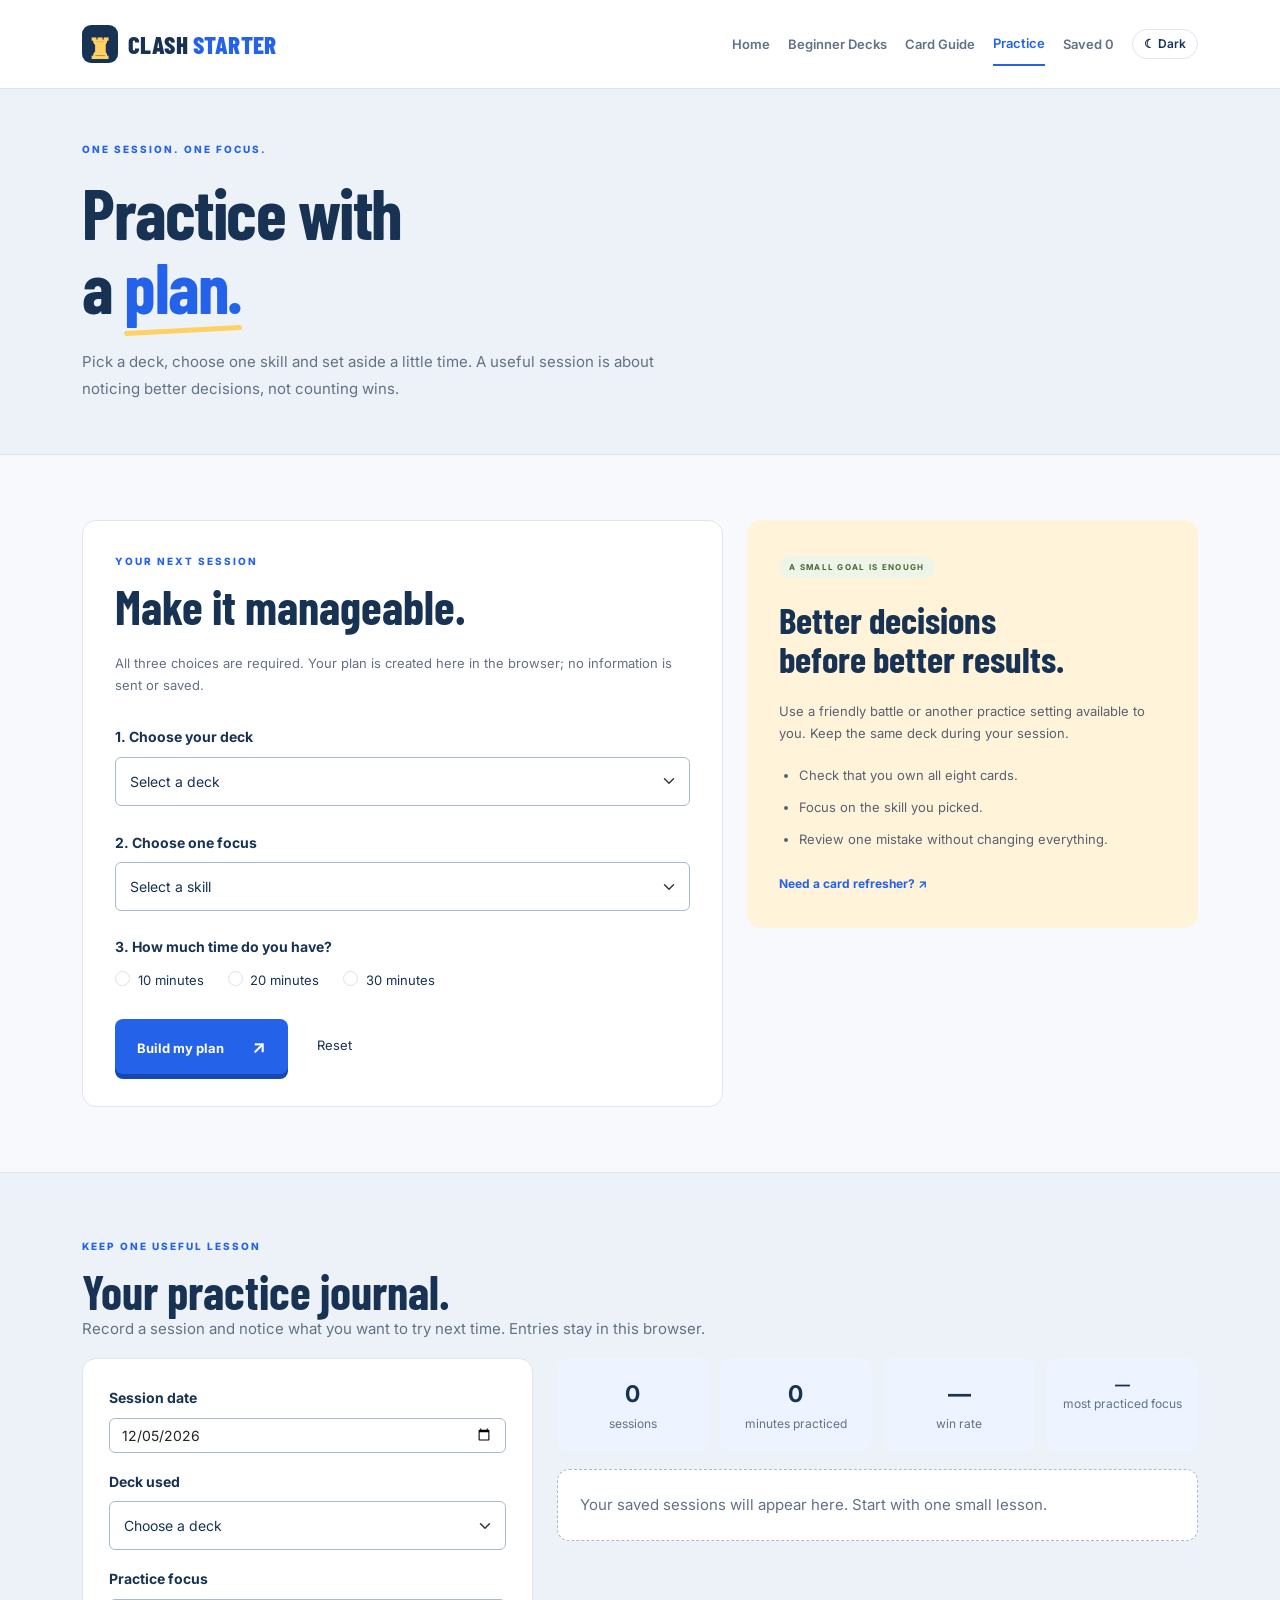
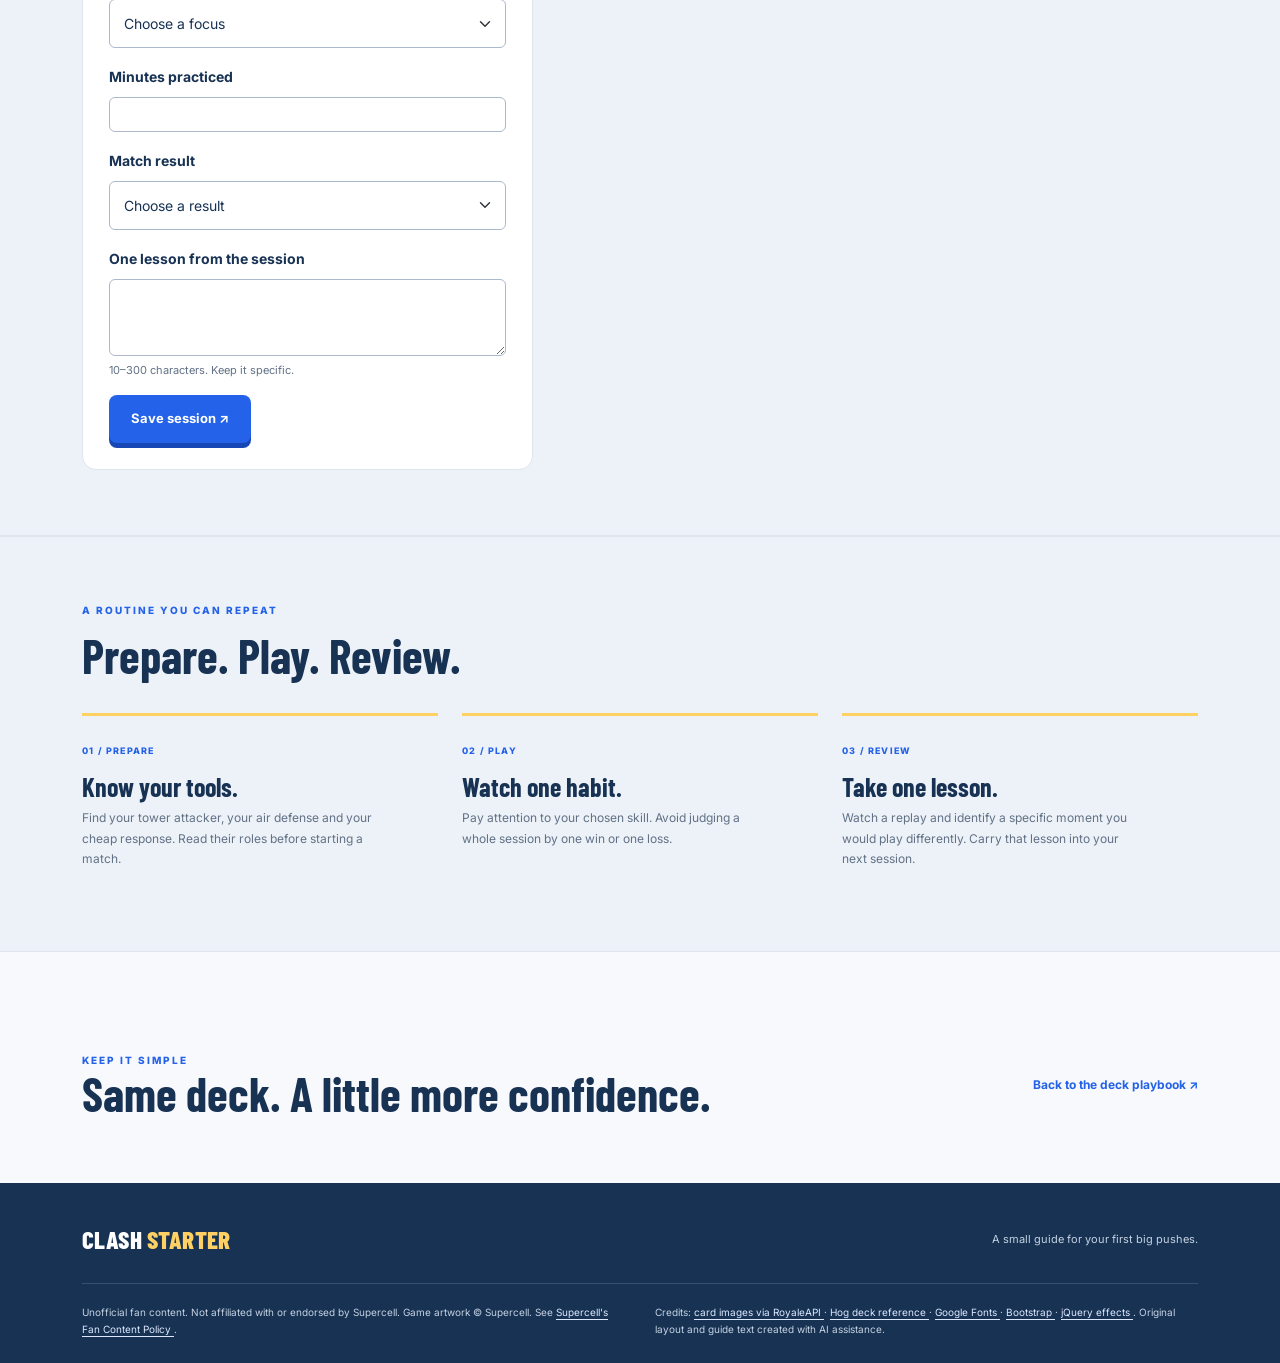
<file: practice.html>
<!doctype html>
<html lang="en">
  <head>
    <meta charset="utf-8">
    <meta name="viewport" content="width=device-width, initial-scale=1">
    <meta name="description" content="Create a simple Clash Royale practice plan based on your deck, training goal and available time.">
    <title>
      Practice | Clash Starter
    </title>
    <link rel="icon" href="assets/favicon.svg" type="image/svg+xml">
    <link rel="preconnect" href="https://fonts.googleapis.com">
    <link rel="preconnect" href="https://fonts.gstatic.com" crossorigin>
    <link href="https://fonts.googleapis.com/css2?family=Barlow+Condensed:wght@600;700;800&family=Inter:wght@400;500;600;700;800&display=swap" rel="stylesheet">
    <link rel="stylesheet" href="assets/vendor/bootstrap.min.css">
    <script>try { document.documentElement.dataset.theme = localStorage.getItem('clashStarter.theme.v1') || 'light'; } catch (_) { document.documentElement.dataset.theme = 'light'; }</script>
    <link rel="stylesheet" href="css/style.css">
    <link rel="stylesheet" href="css/final.css">
  </head>
  <body>
    <a class="skip-link" href="#main">
      Skip to content
    </a>
    <p class="visually-hidden" id="site-status" role="status" aria-live="polite"></p>
    <header class="site-header">
      <div class="container header-inner">
        <a class="brand" href="index.html" aria-label="Clash Starter home">
          <span class="brand-icon" aria-hidden="true">
            ♜
          </span>
          CLASH
          <span>
            STARTER
          </span>
        </a>
        <nav aria-label="Main navigation">
          <a href="index.html">
            Home
          </a>
          <a href="decks.html">
            Beginner Decks
          </a>
          <a href="cards.html">
            Card Guide
          </a>
          <a href="practice.html" class="active" aria-current="page">
            Practice
          </a>
          <a class="saved-count-link" href="decks.html#saved-cards">Saved <span class="saved-card-count">0</span></a>
          <button class="theme-toggle" type="button" aria-pressed="false">☾ Dark</button>
        </nav>
      </div>
    </header>
    <main id="main">
      <section class="deck-intro">
        <div class="container">
          <p class="eyebrow">
            ONE SESSION. ONE FOCUS.
          </p>
          <h1>
            Practice with
            <br>
            a
            <span>
              plan.
            </span>
          </h1>
          <p class="hero-description">
            Pick a deck, choose one skill and set aside a little time. A useful session is about noticing better decisions, not counting wins.
          </p>
        </div>
      </section>
      <section class="container section" aria-labelledby="planner-title">
        <div class="row g-4">
          <div class="col-lg-7">
            <div class="planner-panel">
              <p class="eyebrow">
                YOUR NEXT SESSION
              </p>
              <h2 id="planner-title">
                Make it manageable.
              </h2>
              <p class="planner-intro">
                All three choices are required. Your plan is created here in the browser; no information is sent or saved.
              </p>
              <form id="practice-form">
                <div class="mb-4">
                  <label class="form-label" for="deck">
                    1. Choose your deck
                  </label>
                  <select class="form-select" id="deck" name="deck" required>
                    <option value="">
                      Select a deck
                    </option>
                    <option value="giant">
                      Giant Beatdown
                    </option>
                    <option value="hog">
                      Hog 2.6 Cycle
                    </option>
                  </select>
                </div>
                <div class="mb-4">
                  <label class="form-label" for="goal">
                    2. Choose one focus
                  </label>
                  <select class="form-select" id="goal" name="goal" required>
                    <option value="">
                      Select a skill
                    </option>
                    <option value="defense">
                      Defend before attacking
                    </option>
                    <option value="elixir">
                      Manage elixir
                    </option>
                    <option value="attack">
                      Build a better attack
                    </option>
                  </select>
                </div>
                <fieldset class="mb-4">
                  <legend class="form-label">
                    3. How much time do you have?
                  </legend>
                  <div class="time-options">
                    <div class="form-check">
                      <input class="form-check-input" type="radio" name="minutes" id="time-10" value="10" required>
                      <label class="form-check-label" for="time-10">
                        10 minutes
                      </label>
                    </div>
                    <div class="form-check">
                      <input class="form-check-input" type="radio" name="minutes" id="time-20" value="20">
                      <label class="form-check-label" for="time-20">
                        20 minutes
                      </label>
                    </div>
                    <div class="form-check">
                      <input class="form-check-input" type="radio" name="minutes" id="time-30" value="30">
                      <label class="form-check-label" for="time-30">
                        30 minutes
                      </label>
                    </div>
                  </div>
                </fieldset>
                <button class="btn btn-primary" type="submit">
                  Build my plan
                  <span aria-hidden="true">
                    ↗
                  </span>
                </button>
                <button class="btn reset-plan" type="reset">
                  Reset
                </button>
              </form>
              <noscript>
                <p class="mistake">
                  Enable JavaScript to generate a personalized plan. You can still follow the three-step routine below.
                </p>
              </noscript>
            </div>
          </div>
          <div class="col-lg-5">
            <aside class="practice-note">
              <span class="badge rounded-pill">
                A SMALL GOAL IS ENOUGH
              </span>
              <h2>
                Better decisions
                <br>
                before better results.
              </h2>
              <p>
                Use a friendly battle or another practice setting available to you. Keep the same deck during your session.
              </p>
              <ul>
                <li>
                  Check that you own all eight cards.
                </li>
                <li>
                  Focus on the skill you picked.
                </li>
                <li>
                  Review one mistake without changing everything.
                </li>
              </ul>
              <a class="text-link" href="cards.html">
                Need a card refresher? ↗
              </a>
            </aside>
          </div>
        </div>
        <section id="plan-result" class="plan-result" aria-labelledby="result-title" hidden>
          <p class="eyebrow">
            YOUR TRAINING PLAN
          </p>
          <h2 id="result-title" tabindex="-1">
            Your session
          </h2>
          <p id="plan-summary">
          </p>
          <ol id="plan-steps" class="learning-path">
          </ol>
          <p class="plan-reminder">
            This is a flexible time budget, not a match-count promise. Finish your current match before reviewing.
          </p>
        </section>
        <p id="plan-status" class="visually-hidden" role="status" aria-live="polite">
        </p>
      </section>
      <section class="comparison-section" id="journal" aria-labelledby="journal-title">
        <div class="container section">
          <p class="eyebrow">KEEP ONE USEFUL LESSON</p>
          <h2 id="journal-title">Your practice journal.</h2>
          <p class="journal-intro">Record a session and notice what you want to try next time. Entries stay in this browser.</p>
          <p id="journal-message" class="journal-message" role="status" aria-live="polite" hidden></p>
          <div class="row g-4 align-items-start">
            <div class="col-lg-5">
              <form id="journal-form" class="journal-form" novalidate>
                <div class="mb-3">
                  <label class="form-label" for="journal-date">Session date</label>
                  <input class="form-control journal-input" type="date" id="journal-date" name="date" required aria-describedby="journal-date-error">
                  <span id="journal-date-error" class="field-error" data-error-for="date"></span>
                </div>
                <div class="mb-3">
                  <label class="form-label" for="journal-deck">Deck used</label>
                  <select class="form-select journal-input" id="journal-deck" name="deck" required aria-describedby="journal-deck-error">
                    <option value="">Choose a deck</option><option value="giant">Giant Beatdown</option><option value="hog">Hog 2.6 Cycle</option>
                  </select>
                  <span id="journal-deck-error" class="field-error" data-error-for="deck"></span>
                </div>
                <div class="mb-3">
                  <label class="form-label" for="journal-focus">Practice focus</label>
                  <select class="form-select journal-input" id="journal-focus" name="focus" required aria-describedby="journal-focus-error">
                    <option value="">Choose a focus</option><option value="defense">Defend before attacking</option><option value="elixir">Manage elixir</option><option value="attack">Build a better attack</option>
                  </select>
                  <span id="journal-focus-error" class="field-error" data-error-for="focus"></span>
                </div>
                <div class="mb-3">
                  <label class="form-label" for="journal-minutes">Minutes practiced</label>
                  <input class="form-control journal-input" type="number" id="journal-minutes" name="minutes" min="1" max="60" step="1" inputmode="numeric" required aria-describedby="journal-minutes-error">
                  <span id="journal-minutes-error" class="field-error" data-error-for="minutes"></span>
                </div>
                <div class="mb-3">
                  <label class="form-label" for="journal-result">Match result</label>
                  <select class="form-select journal-input" id="journal-result" name="result" required aria-describedby="journal-result-error">
                    <option value="">Choose a result</option><option value="win">Win</option><option value="draw">Draw</option><option value="loss">Loss</option><option value="no-match">No match played</option>
                  </select>
                  <span id="journal-result-error" class="field-error" data-error-for="result"></span>
                </div>
                <div class="mb-3">
                  <label class="form-label" for="journal-note">One lesson from the session</label>
                  <textarea class="form-control journal-input" id="journal-note" name="note" rows="3" minlength="10" maxlength="300" required aria-describedby="journal-note-hint journal-note-error"></textarea>
                  <small id="journal-note-hint" class="journal-hint">10–300 characters. Keep it specific.</small>
                  <span id="journal-note-error" class="field-error" data-error-for="note"></span>
                </div>
                <button class="btn btn-primary" type="submit">Save session ↗</button>
              </form>
            </div>
            <div class="col-lg-7">
              <div class="journal-summary" aria-label="Practice journal summary">
                <p><strong id="journal-count">0</strong><span> sessions</span></p>
                <p><strong id="journal-minutes-total">0</strong><span> minutes practiced</span></p>
                <p><strong id="journal-win-rate">—</strong><span> win rate</span></p>
                <p><strong class="focus-summary-value" id="journal-focus-summary">—</strong><span> most practiced focus</span></p>
              </div>
              <div id="journal-empty" class="empty-state">Your saved sessions will appear here. Start with one small lesson.</div>
              <ol id="journal-entries" class="journal-entries" aria-label="Saved practice sessions"></ol>
            </div>
          </div>
        </div>
      </section>
      <section class="comparison-section">
        <div class="container section">
          <p class="eyebrow">
            A ROUTINE YOU CAN REPEAT
          </p>
          <h2>
            Prepare. Play. Review.
          </h2>
          <div class="row g-4 mt-2">
            <div class="col-md-4">
              <article class="tip">
                <span>
                  01 / PREPARE
                </span>
                <h3>
                  Know your tools.
                </h3>
                <p>
                  Find your tower attacker, your air defense and your cheap response. Read their roles before starting a match.
                </p>
              </article>
            </div>
            <div class="col-md-4">
              <article class="tip">
                <span>
                  02 / PLAY
                </span>
                <h3>
                  Watch one habit.
                </h3>
                <p>
                  Pay attention to your chosen skill. Avoid judging a whole session by one win or one loss.
                </p>
              </article>
            </div>
            <div class="col-md-4">
              <article class="tip">
                <span>
                  03 / REVIEW
                </span>
                <h3>
                  Take one lesson.
                </h3>
                <p>
                  Watch a replay and identify a specific moment you would play differently. Carry that lesson into your next session.
                </p>
              </article>
            </div>
          </div>
        </div>
      </section>
      <section class="container section">
        <div class="guide-next">
          <div>
            <p class="eyebrow">
              KEEP IT SIMPLE
            </p>
            <h2>
              Same deck. A little more confidence.
            </h2>
          </div>
          <a class="text-link" href="decks.html">
            Back to the deck playbook ↗
          </a>
        </div>
      </section>
    </main>
    <footer class="site-footer">
      <div class="container">
        <div class="footer-top">
          <a class="brand" href="index.html">
            CLASH
            <span>
              STARTER
            </span>
          </a>
          <p>
            A small guide for your first big pushes.
          </p>
        </div>
        <div class="footer-bottom">
          <p>
            Unofficial fan content. Not affiliated with or endorsed by Supercell. Game artwork © Supercell. See
            <a href="https://supercell.com/en/fan-content-policy/">
              Supercell's Fan Content Policy
            </a>
            .
          </p>
          <p>
            Credits:
            <a href="https://github.com/RoyaleAPI/cr-api-assets">
              card images via RoyaleAPI
            </a>
            ·
            <a href="https://www.deckshop.pro/deck/detail/hog-rider,ice-golem,musketeer,cannon,skeletons,ice-spirit,fireball,the-log">
              Hog deck reference
            </a>
            ·
            <a href="https://fonts.google.com/">
              Google Fonts
            </a>
            ·
            <a href="https://getbootstrap.com/">
              Bootstrap
            </a>
            ·
            <a href="https://jquery.com/">
              jQuery effects
            </a>
            . Original layout and guide text created with AI assistance.
          </p>
        </div>
      </div>
    </footer>
    <script src="assets/vendor/jquery-3.7.1.min.js" defer></script>
    <script src="js/site.js" defer></script>
    <script src="js/practice.js" defer></script>
    <script src="js/practice-journal.js" defer></script>
  </body>
</html>
</file>
<file: css/style.css>
:root {
  --ink:#173253;
  --muted:#627186;
  --blue:#2462e9;
  --gold:#ffd064;
  --purple:#9346c7;
  --paper:#f8f9fc;
  --line:#dfe5ed;
}

* {
  box-sizing:border-box;
}

html {
  scroll-behavior:smooth;
  scroll-padding-top:30px;
}

body {
  margin:0;
  background:var(--paper);
  color:var(--ink);
  font-family:Inter,Arial,sans-serif;
  font-size:15px;
  line-height:1.7;
}

a {
  color:var(--blue);
}

h1,h2,h3,h4 {
  font-family:'Barlow Condensed','Arial Narrow',sans-serif;
  font-weight:700;
  line-height:1.05;
}

h1 {
  font-size:clamp(3.5rem,6.5vw,5.6rem);
  letter-spacing:-1.5px;
  margin:18px 0 24px;
}

h2 {
  font-size:clamp(2.3rem,3.7vw,3.2rem);
  margin-bottom:0;
}

h3 {
  font-size:2.6rem;
}

h4 {
  font-size:1.9rem;
  margin-bottom:14px;
}

p {
  margin:0 0 16px;
}

a:focus-visible {
  outline:3px solid var(--purple);
  outline-offset:5px;
}

.container {
  max-width:1140px;
}

.skip-link {
  position:absolute;
  top:-70px;
  left:15px;
  background:white;
  padding:12px;
  z-index:10;
}

.skip-link:focus {
  top:10px;
}

.site-header {
  background:#fff;
  border-bottom:1px solid var(--line);
}

.header-inner {
  display:flex;
  align-items:center;
  justify-content:space-between;
  min-height:88px;
  gap:20px;
}

.brand {
  display:inline-flex;
  align-items:center;
  gap:5px;
  color:var(--ink);
  font-family:'Barlow Condensed',sans-serif;
  font-weight:800;
  font-size:25px;
  text-decoration:none;
  white-space:nowrap;
  letter-spacing:.4px;
}

.brand>span:not(.brand-icon) {
  color:var(--blue);
}

.brand-icon {
  display:grid;
  place-items:center;
  width:36px;
  height:38px;
  background:var(--ink);
  color:var(--gold);
  border-radius:9px;
  margin-right:5px;
  font-size:28px;
}

nav {
  display:flex;
  gap:30px;
}

nav a {
  font-size:13px;
  font-weight:600;
  text-decoration:none;
  color:var(--muted);
  padding:10px 0;
}

nav a:hover,nav .active {
  color:var(--blue);
}

nav .active {
  border-bottom:2px solid var(--blue);
}

.hero {
  padding:62px 0 50px;
  overflow:hidden;
  background:linear-gradient(110deg,#f2f6fc,#fafbfd);
}

.eyebrow {
  font-size:10px;
  font-weight:800;
  letter-spacing:2px;
  color:var(--blue);
  margin-bottom:12px;
}

.eyebrow>span {
  display:inline-block;
  width:7px;
  height:7px;
  border-radius:50%;
  background:var(--blue);
  margin-right:8px;
}

h1>span {
  color:var(--blue);
  position:relative;
}

h1>span:after {
  content:'';
  position:absolute;
  bottom:-5px;
  left:0;
  right:0;
  height:5px;
  border-radius:3px;
  background:var(--gold);
  transform:rotate(-3deg);
}

.hero-description {
  max-width:425px;
  color:var(--muted);
  font-size:15px;
  line-height:1.8;
}

.btn-primary {
  background:var(--blue);
  border:0;
  border-radius:8px;
  padding:14px 22px;
  font-size:13px;
  font-weight:700;
  box-shadow:0 5px 0 #1747b4;
}

.btn-primary:hover {
  background:#194dc1;
  transform:translateY(-2px);
}

.btn span {
  margin-left:25px;
  font-size:18px;
}

.hero-meta {
  display:flex;
  flex-wrap:wrap;
  gap:9px 18px;
  margin-top:28px;
  color:var(--muted);
  font-size:10px;
}

.hero-meta span+span:before {
  content:'•';
  color:#aebacf;
  margin-right:14px;
}

.arena {
  height:430px;
  position:relative;
  isolation:isolate;
  background:#e6eef9;
  border-radius:50% 50% 24px 24px;
  max-width:520px;
  margin:auto;
}

.arena-grid {
  position:absolute;
  inset:35px 5px 35px;
  z-index:-1;
  background-image:linear-gradient(#cad8ec80 1px,transparent 1px),linear-gradient(90deg,#cad8ec80 1px,transparent 1px);
  background-size:36px 36px;
  transform:perspective(700px) rotateX(18deg);
  border-radius:40%;
}

.arena-label {
  position:absolute;
  top:22px;
  left:0;
  right:0;
  text-align:center;
  font-size:9px;
  letter-spacing:2px;
  font-weight:800;
  color:#5f7694;
}

.hero-card {
  position:absolute;
  width:48%;
  top:76px;
  text-align:center;
  filter:drop-shadow(0 18px 12px #163b5d26);
}

.hero-card img {
  width:100%;
  height:auto;
}

.hero-giant {
  left:5%;
  transform:rotate(-12deg);
}

.hero-hog {
  right:4%;
  top:103px;
  transform:rotate(12deg);
}

.hero-card span {
  display:inline-block;
  background:var(--ink);
  color:white;
  padding:7px 12px;
  border-radius:5px;
  font-size:9px;
  font-weight:800;
  letter-spacing:1px;
  position:relative;
  top:-10px;
}

.hero-hog span {
  background:var(--blue);
}

.versus {
  position:absolute;
  top:210px;
  left:46%;
  background:var(--gold);
  border:4px solid #f5f8fc;
  box-shadow:0 5px 10px #17325322;
  width:53px;
  height:53px;
  border-radius:50%;
  display:grid;
  place-items:center;
  font-family:'Barlow Condensed',sans-serif;
  font-size:24px;
  font-weight:800;
  transform:rotate(-8deg);
}

.arena-note {
  position:absolute;
  bottom:-28px;
  left:0;
  right:0;
  text-align:center;
  font-size:10px;
  color:#627186;
}

.section {
  padding-top:65px;
  padding-bottom:65px;
}

.section-heading {
  display:flex;
  align-items:end;
  justify-content:space-between;
  gap:24px;
  margin-bottom:30px;
}

.section-heading>p {
  color:var(--muted);
  font-size:12px;
  margin-bottom:2px;
}

.deck-panel {
  background:white;
  border:1px solid var(--line);
  border-radius:16px;
  margin-bottom:25px;
  padding:30px;
  box-shadow:0 5px 0 #e9edf3;
}

.deck-heading {
  display:flex;
  justify-content:space-between;
  align-items:center;
  gap:12px;
  margin-bottom:25px;
}

.deck-title {
  display:flex;
  align-items:center;
  gap:20px;
}

.deck-number {
  font-family:'Barlow Condensed',sans-serif;
  font-size:60px;
  color:#dae2ef;
  font-weight:700;
}

.badge {
  background:#eef5e8;
  color:#47652c;
  font-size:8px;
  letter-spacing:1.3px;
  padding:7px 10px;
  margin-bottom:10px;
}

.hog-panel .badge {
  background:#edf0ff;
  color:#5359a1;
}

.deck-title h3 {
  margin-bottom:5px;
}

.deck-title p {
  color:var(--muted);
  font-size:12px;
  margin:0;
}

.average {
  text-align:right;
  flex-shrink:0;
}

.average strong {
  display:block;
  font-family:'Barlow Condensed',sans-serif;
  font-size:35px;
  line-height:1.1;
}

.average strong span {
  color:var(--purple);
  font-size:28px;
}

.average>span {
  font-size:8px;
  letter-spacing:1px;
  font-weight:700;
  color:var(--muted);
}

.deck-grid {
  display:grid;
  grid-template-columns:repeat(8,minmax(0,1fr));
  gap:12px;
  list-style:none;
  padding:0;
  margin-bottom:28px;
}

.game-card {
  position:relative;
  background:#f1f4fa;
  border:1px solid #e2e8f1;
  border-radius:10px;
  text-align:center;
  padding:8px 4px 10px;
  transition:transform .18s,box-shadow .18s;
}

.game-card:hover {
  transform:translateY(-5px);
  box-shadow:0 6px 14px #17325316;
}

.game-card img {
  width:100%;
  height:auto;
  aspect-ratio:5/6;
  object-fit:contain;
}

.card-name {
  display:block;
  font-size:10px;
  font-weight:700;
  line-height:1.3;
  margin-top:5px;
  min-height:26px;
}

.elixir {
  position:absolute;
  left:-4px;
  top:-6px;
  width:25px;
  height:29px;
  display:grid;
  place-items:center;
  border-radius:50% 50% 50% 7px;
  background:var(--purple);
  color:white;
  border:2px solid white;
  font-weight:800;
  font-size:13px;
  box-shadow:0 2px 3px #54217533;
}

.deck-detail {
  border-top:1px solid var(--line);
  padding-top:25px;
}

.deck-detail p {
  font-size:12px;
  color:var(--muted);
}

.deck-detail .eyebrow {
  color:var(--blue);
  font-size:9px;
}

.mistake {
  background:#fff8e8;
  border-left:3px solid var(--gold);
  padding:12px 14px;
  border-radius:0 6px 6px 0;
  margin:18px 0 0;
}

.mistake strong {
  color:#72581c;
}

.steps {
  padding:0 0 0 22px;
  margin:0;
  list-style:none;
  display:grid;
  gap:17px;
}

.steps li {
  display:flex;
  gap:15px;
}

.steps li>span {
  background:#edf3ff;
  color:var(--blue);
  width:32px;
  height:32px;
  border-radius:50%;
  display:grid;
  place-items:center;
  flex-shrink:0;
  font-size:10px;
  font-weight:800;
}

.steps strong {
  font-size:12px;
}

.steps p {
  margin:5px 0 0;
}

.deck-note {
  font-size:11px;
  color:var(--muted);
  max-width:800px;
  margin-bottom:0;
}

.comparison-section {
  background:#edf2f8;
  border-block:1px solid var(--line);
}

.comparison-table {
  table-layout:fixed;
  margin:0;
  font-size:13px;
  --bs-table-bg:transparent;
  --bs-table-color:var(--ink);
  --bs-table-border-color:#d8e1ec;
}

.comparison-table th,.comparison-table td {
  padding:18px 22px;
  vertical-align:middle;
}

.comparison-table thead th {
  background:var(--ink);
  color:white;
  font-size:13px;
}

.comparison-table thead th:first-child {
  border-radius:9px 0 0 0;
  width:25%;
}

.comparison-table thead th:last-child {
  border-radius:0 9px 0 0;
}

.comparison-table tbody th {
  font-weight:600;
}

.comparison-table caption {
  font-size:10px;
  color:var(--muted);
  padding-top:12px;
}

.elixir-inline {
  color:var(--purple);
  font-weight:800;
}

.tip {
  border-top:3px solid var(--gold);
  padding-top:20px;
}

.tip>span {
  font-size:9px;
  font-weight:800;
  color:var(--blue);
  letter-spacing:1.2px;
}

.tip h3 {
  font-size:26px;
  margin-top:12px;
}

.tip p {
  color:var(--muted);
  font-size:12px;
  max-width:300px;
}

.back-top {
  display:inline-block;
  margin-top:24px;
  font-size:12px;
  font-weight:700;
  text-decoration:none;
}

.site-footer {
  background:var(--ink);
  color:#c5d2e2;
  padding:35px 0 25px;
}

.site-footer .brand {
  color:white;
}

.site-footer .brand span {
  color:var(--gold);
}

.footer-top {
  display:flex;
  justify-content:space-between;
  align-items:center;
  gap:15px;
  padding-bottom:22px;
  border-bottom:1px solid #ffffff25;
}

.footer-top p {
  font-size:11px;
  margin:0;
}

.footer-bottom {
  padding-top:20px;
  display:grid;
  grid-template-columns:1fr 1fr;
  gap:30px;
}

.footer-bottom p {
  font-size:10px;
  margin:0;
}

.footer-bottom a {
  color:#dce8ff;
  text-underline-offset:3px;
}

@media(min-width:1400px) {
  .container {
    max-width:1140px;
  }
}

@media(max-width:991px) {
  .hero {
    padding-top:42px;
  }
  .hero-copy {
    max-width:650px;
  }
  .arena {
    margin-top:12px;
  }
  .deck-grid {
    grid-template-columns:repeat(4,minmax(0,1fr));
    gap:18px;
  }
  .game-card img {
    max-height:150px;
  }
  .card-name {
    min-height:0;
  }
  .section-heading {
    align-items:start;
  }
  .steps {
    padding-left:0;
  }
}

@media(max-width:575px) {
  .container {
    padding-left:20px;
    padding-right:20px;
  }
  .header-inner {
    min-height:95px;
    flex-wrap:wrap;
    justify-content:center;
    gap:0;
    padding-top:12px;
    padding-bottom:8px;
  }
  .brand {
    font-size:22px;
  }
  .brand-icon {
    width:29px;
    height:31px;
    font-size:23px;
  }
  nav {
    gap:28px;
    justify-content:center;
    width:100%;
  }
  nav a {
    font-size:11px;
    padding:7px 0;
  }
  .hero {
    padding:32px 0;
  }
  .hero h1 {
    font-size:58px;
    letter-spacing:-.8px;
  }
  .hero-description {
    font-size:13px;
  }
  .hero-meta {
    font-size:9px;
    gap:8px;
  }
  .hero-meta span+span:before {
    margin-right:8px;
  }
  .arena {
    height:335px;
    max-width:370px;
  }
  .hero-card {
    top:57px;
  }
  .hero-hog {
    top:84px;
  }
  .hero-card span {
    font-size:7px;
    padding:6px 8px;
  }
  .versus {
    top:160px;
    left:44%;
    width:45px;
    height:45px;
    font-size:20px;
  }
  .arena-note {
    font-size:9px;
    bottom:0;
  }
  .section {
    padding-top:42px;
    padding-bottom:42px;
  }
  .section-heading {
    display:block;
    margin-bottom:24px;
  }
  .section-heading>p {
    margin-top:14px;
  }
  .desktop-break {
    display:none;
  }
  .deck-panel {
    padding:19px 15px;
    border-radius:12px;
  }
  .deck-number {
    display:none;
  }
  .deck-title h3 {
    font-size:32px;
  }
  .deck-title p {
    font-size:10px;
    max-width:185px;
  }
  .average strong {
    font-size:29px;
  }
  .average>span {
    font-size:7px;
  }
  .deck-grid {
    gap:13px 7px;
  }
  .game-card {
    padding:5px 2px 8px;
    border-radius:7px;
  }
  .card-name {
    font-size:8px;
    min-height:22px;
  }
  .elixir {
    width:21px;
    height:24px;
    font-size:10px;
  }
  .badge {
    font-size:7px;
  }
  .comparison-table {
    font-size:11px;
  }
  .comparison-table th,.comparison-table td {
    padding:14px 8px;
    overflow-wrap:break-word;
  }
  .comparison-table thead th {
    font-size:11px;
  }
  .comparison-table thead th:first-child {
    width:28%;
  }
  .footer-top {
    display:block;
  }
  .footer-top p {
    margin-top:10px;
  }
  .footer-bottom {
    grid-template-columns:1fr;
    gap:15px;
  }
  .tip p {
    max-width:none;
  }
}

/* Home has a learning path and deck previews; full card lists live on Decks. */
.home-secondary {
  display: inline-block;
  margin: 20px 0 0 18px;
  font-size: 12px;
  font-weight: 600;
  text-decoration: none;
}
.basic-block {
  padding: 26px 24px;
  height: 100%;
  border-top: 1px solid var(--line);
}
.basic-symbol {
  display: grid;
  place-items: center;
  width: 46px;
  height: 46px;
  background: #e7efff;
  color: var(--blue);
  border-radius: 12px;
  font-size: 27px;
  font-weight: 800;
  margin-bottom: 20px;
}
.basic-symbol.purple { background: #f0e5f8; color: var(--purple); }
.basic-symbol.gold { background: #fff0cd; color: #806016; }
.basic-block h3 { font-size: 28px; margin-bottom: 14px; }
.basic-block p, .path-intro { font-size: 13px; color: var(--muted); }
.home-path-section { background: var(--ink); color: white; }
.home-path-section .eyebrow { color: var(--gold); }
.path-intro { color: #c5d2e2; max-width: 300px; margin: 24px 0 0; }
.learning-path { list-style: none; margin: 0; padding: 0; }
.learning-path li { display: flex; gap: 20px; padding: 22px 0; border-bottom: 1px solid #ffffff25; }
.learning-path li:last-child { border: 0; }
.learning-path li>span { color: var(--gold); font-family: 'Barlow Condensed',sans-serif; font-size: 34px; }
.learning-path h3 { font-size: 27px; margin-bottom: 10px; }
.learning-path p { font-size: 12px; color: #c5d2e2; margin: 0; }
.text-link { display: inline-block; font-size: 12px; font-weight: 700; text-decoration: none; }
.text-link:hover, .home-secondary:hover { text-decoration: underline; text-underline-offset: 4px; }
.playstyle-card { display: flex; align-items: center; gap: 12px; padding: 30px; border: 1px solid var(--line); border-radius: 14px; height: 100%; background: #fff7e8; }
.hog-preview { background: #edf2ff; }
.playstyle-card>div { flex: 1; min-width: 0; }
.playstyle-card h3 { font-size: 36px; margin: 8px 0 16px; }
.playstyle-card p { font-size: 12px; color: var(--muted); }
.playstyle-card img { width: 31%; height: auto; transform: rotate(8deg); filter: drop-shadow(0 8px 5px #17325320); }
.home-faq { padding-bottom: 65px; max-width: 860px; }
.home-faq h2 { margin-bottom: 28px; }
.home-faq details { border-top: 1px solid var(--line); padding: 20px 0; }
.home-faq summary { font-size: 14px; font-weight: 600; cursor: pointer; }
.home-faq summary:focus-visible { outline: 3px solid var(--purple); outline-offset: 5px; }
.home-faq details p { font-size: 13px; color: var(--muted); margin: 15px 0 0; }
.deck-intro { padding: 52px 0 36px; background: #edf2f8; border-bottom: 1px solid var(--line); }
.deck-intro h1 { font-size: clamp(2.8rem,5.5vw,4.8rem); }
.deck-intro .hero-description { max-width: 620px; }
.section-links { justify-content: flex-start; flex-wrap: wrap; gap: 10px 28px; margin-top: 24px; }
.section-links a { color: var(--blue); }
@media (max-width: 991px) {
  .playstyle-card { padding: 22px; }
  .playstyle-card img { width: 27%; }
  .playstyle-card h3 { font-size: 30px; }
}
@media (max-width: 575px) {
  .home-hero h1 { font-size: 53px; }
  .home-secondary { margin-left: 0; display: block; }
  .basic-block { padding: 22px 0 0; }
  .basic-block p { margin-bottom: 0; }
  .playstyle-card img { width: 30%; }
  .home-faq { padding-bottom: 42px; }
  .deck-intro { padding: 34px 0 25px; }
  .section-links { gap: 10px 16px; }
}
@media(prefers-reduced-motion:reduce) {
  html {
    scroll-behavior:auto;
  }
  * {
    transition:none!important;
  }
}


/* Card Guide and Practice: shared colors, simple page-specific layouts. */
.role-card {
  height: 100%;
  padding: 24px;
  background: white;
  border: 1px solid var(--line);
  border-radius: 14px;
}
.role-card-top { display: flex; align-items: center; gap: 18px; margin-bottom: 20px; }
.role-image { position: relative; flex: 0 0 75px; }
.role-image img { width: 75px; height: auto; }
.role-card h3 { font-size: 30px; margin: 6px 0; }
.role-card .badge { white-space: normal; line-height: 1.5; letter-spacing: .5px; background: #edf3ff; color: var(--blue); }
.role-card p { font-size: 13px; color: var(--muted); }
.role-tip { border-top: 1px solid var(--line); padding-top: 14px; margin-bottom: 0; }
.role-tip strong { color: var(--ink); }
.combo-card { height: 100%; padding: 28px; background: white; border: 1px solid var(--line); border-radius: 14px; }
.combo-images { display: flex; align-items: center; gap: 18px; margin-bottom: 20px; }
.combo-images img { width: 90px; height: auto; }
.combo-images span { color: var(--blue); font-size: 28px; font-weight: 700; }
.combo-card h3 { font-size: 30px; }
.combo-card p { color: var(--muted); font-size: 13px; }
.guide-next { display: flex; justify-content: space-between; align-items: center; gap: 24px; margin-top: 35px; }
.guide-next p { margin: 0; }
.guide-next .btn { flex-shrink: 0; }
.planner-panel { padding: 32px; background: white; border: 1px solid var(--line); border-radius: 14px; }
.planner-intro { margin: 20px 0 28px; color: var(--muted); font-size: 13px; }
.form-label { font-size: 14px; font-weight: 700; }
.form-select { padding: 13px 36px 13px 14px; color: var(--ink); border-color: #aab9cb; font-size: 14px; }
.form-select:focus, .form-check-input:focus { border-color: var(--purple); box-shadow: 0 0 0 3px #9346c733; }
.form-check-input:checked { background-color: var(--blue); border-color: var(--blue); }
.time-options { display: flex; flex-wrap: wrap; gap: 15px 24px; }
.form-check-label { font-size: 13px; }
.reset-plan { color: var(--ink); margin-left: 12px; font-size: 13px; }
.reset-plan:hover { background: #edf2f8; }
.practice-note { background: #fff4d9; border-radius: 14px; padding: 32px; }
.practice-note h2 { font-size: 37px; margin: 12px 0 22px; }
.practice-note p, .practice-note li { color: #5b6070; font-size: 13px; }
.practice-note ul { padding-left: 20px; margin: 20px 0; }
.practice-note li { margin-bottom: 10px; }
.plan-result { margin-top: 32px; padding: 32px; background: var(--ink); color: white; border-radius: 14px; }
.plan-result .eyebrow { color: var(--gold); }
.plan-result h2 { margin-bottom: 20px; }
.plan-result h2:focus-visible { outline: 2px solid var(--gold); outline-offset: 6px; }
.plan-result>p:not(.eyebrow) { color: #c5d2e2; font-size: 13px; }
.plan-reminder { margin: 18px 0 0; }
button:focus-visible { outline: 3px solid var(--purple); outline-offset: 5px; }
[hidden] { display: none !important; }
@media (max-width: 575px) {
  nav { gap: 15px; }
  nav a { font-size: 10px; }
  .header-inner { padding-bottom: 10px; }
  .guide-next { align-items: flex-start; flex-direction: column; }
  .planner-panel, .practice-note, .plan-result { padding: 22px; }
  .planner-panel h2 { font-size: 34px; }
  .combo-card { padding: 22px; }
}

.request-input:focus-visible, #card-search:focus-visible, #role-filter:focus-visible {
  outline: 3px solid var(--purple);
  outline-offset: 2px;
  border-color: var(--purple);
  box-shadow: 0 0 0 3px #9346c733;
}
.field-error {
  display: block;
  min-height: 0;
  margin-top: 5px;
  color: #a52a2a;
  font-size: 12px;
  font-weight: 600;
}
.request-input[aria-invalid="true"] { border-color: #a52a2a; }

.card-guide-controls { display: grid; grid-template-columns: minmax(0, 2fr) minmax(210px, 1fr); gap: 18px; margin: 28px 0 14px; }
.card-guide-controls .form-control { padding: 13px 14px; border-color: #aab9cb; font-size: 14px; }
.card-guide-controls .form-control:focus { border-color: var(--purple); box-shadow: 0 0 0 3px #9346c733; }
.catalog-stats { margin: 12px 0 20px; color: var(--muted); font-size: 13px; font-weight: 600; }
.role-deck { margin: 16px 0 0!important; color: var(--blue)!important; font-size: 11px!important; font-weight: 700; text-transform: uppercase; letter-spacing: .04em; }
.empty-state { margin: 18px 0 0; padding: 22px; border: 1px dashed #aab9cb; border-radius: 12px; color: var(--muted); background: #fff; }
.quiz-intro, .journal-intro { max-width: 680px; color: var(--muted); }
.quiz-form { margin-top: 25px; }
.quiz-question { margin: 0 0 18px; padding: 20px; border: 1px solid var(--line); border-radius: 12px; background: #fff; }
.quiz-question legend { float: none; width: auto; margin: 0 0 12px; font-size: 16px; font-weight: 700; }
.quiz-option { display: flex; align-items: center; gap: 10px; width: fit-content; margin: 9px 0; color: var(--muted); font-size: 14px; cursor: pointer; }
.quiz-option input { width: 17px; height: 17px; accent-color: var(--blue); }
.quiz-option input:focus-visible { outline: 3px solid var(--purple); outline-offset: 3px; }
.quiz-actions { display: flex; align-items: center; gap: 12px; flex-wrap: wrap; }
.quiz-result { margin-top: 26px; padding: 26px; border: 1px solid var(--line); border-radius: 14px; background: #fff; }
.quiz-result .eyebrow { color: var(--blue); }
.quiz-result h3 { margin: 0 0 18px; font-size: 28px; }
.quiz-result h3:focus-visible { outline: 3px solid var(--purple); outline-offset: 5px; }
.quiz-feedback { display: grid; gap: 10px; margin: 0; padding-left: 22px; }
.quiz-feedback li { padding-left: 4px; color: var(--muted); font-size: 13px; }
.quiz-feedback li::marker { font-weight: 700; }
.quiz-correct::marker { color: #167348; }
.quiz-incorrect::marker { color: #a52a2a; }
.quiz-error { color: #a52a2a; font-weight: 700; }
.journal-form { padding: 26px; border: 1px solid var(--line); border-radius: 14px; background: #fff; }
.journal-form .form-control, .journal-form .form-select { border-color: #aab9cb; font-size: 14px; }
.journal-form .form-control:focus, .journal-form .form-select:focus { border-color: var(--purple); box-shadow: 0 0 0 3px #9346c733; }
.journal-input[aria-invalid="true"] { border-color: #a52a2a; }
.journal-hint { display: block; margin-top: 5px; color: var(--muted); font-size: 11px; }
.journal-summary { display: grid; grid-template-columns: repeat(3, minmax(0, 1fr)); gap: 12px; margin-bottom: 16px; }
.journal-summary p { margin: 0; padding: 17px 13px; border-radius: 10px; background: #edf3ff; color: var(--muted); font-size: 12px; text-align: center; }
.journal-summary strong { display: block; color: var(--ink); font-size: 23px; }
.journal-entries { display: grid; gap: 12px; margin: 0; padding: 0; list-style: none; }
.journal-entry { padding: 19px; border: 1px solid var(--line); border-radius: 12px; background: #fff; }
.journal-entry-header { display: flex; align-items: flex-start; justify-content: space-between; gap: 12px; }
.journal-entry h3 { margin: 0; font-size: 18px; }
.journal-entry-meta { margin: 9px 0; color: var(--blue); font-size: 12px; font-weight: 700; }
.journal-entry-note { margin: 0; color: var(--muted); font-size: 13px; overflow-wrap: anywhere; }
.journal-delete { padding: 5px 9px; border: 1px solid var(--line); border-radius: 7px; background: transparent; color: var(--ink); font-size: 11px; font-weight: 700; cursor: pointer; }
.journal-delete:hover { background: #edf2f8; }
.journal-delete:focus-visible { outline: 3px solid var(--purple); outline-offset: 3px; }
.journal-message { margin: 0 0 18px; padding: 12px 15px; border-radius: 9px; background: #e7f5ec; color: #185c38; font-size: 13px; font-weight: 700; }
.journal-message.is-error { background: #fff0ef; color: #8b2424; }
@media (max-width: 767px) {
  .card-guide-controls { grid-template-columns: 1fr; }
  .journal-summary { grid-template-columns: 1fr; }
  .journal-summary p { display: flex; align-items: center; justify-content: center; gap: 8px; }
  .journal-summary strong { display: inline; }
}
.request-success {
  margin-top: 28px;
  padding: 24px;
  border-left: 4px solid #3d7d4b;
  border-radius: 8px;
  background: #edf8ef;
}
.request-success:focus { outline: 3px solid var(--purple); outline-offset: 4px; }
.request-success h3 { font-size: 28px; margin: 0 0 8px; }
.request-success p { color: #3c5d43; font-size: 13px; }
.faq-item { border-top: 1px solid var(--line); padding: 0; }
.faq-item h3 { margin: 0; font-size: 1rem; line-height: inherit; }
.faq-trigger {
  display: block;
  width: 100%;
  border: 0;
  padding: 20px 0;
  background: transparent;
  color: var(--ink);
  text-align: left;
  font-family: Inter,Arial,sans-serif;
  font-size: 14px;
  font-weight: 600;
}
.faq-trigger:hover { color: var(--blue); }
.faq-trigger:after { content: '+'; float: right; color: var(--blue); font-size: 20px; line-height: 1; }
.faq-trigger[aria-expanded="true"]:after { content: '−'; }
.faq-answer { overflow: hidden; }
.faq-answer p { font-size: 13px; color: var(--muted); margin: 0 0 20px; }
.catalog-section { background: #edf2f8; border-block: 1px solid var(--line); }
.catalog-controls { display: grid; grid-template-columns: minmax(0,2fr) minmax(220px,1fr); gap: 20px; align-items: end; margin-bottom: 18px; }
.catalog-controls .form-label { display: block; }
.catalog-stats { min-height: 25px; color: var(--muted); font-size: 12px; font-weight: 700; margin: 0 0 16px; }
.card-catalog { display: grid; grid-template-columns: repeat(4,minmax(0,1fr)); gap: 16px; list-style: none; margin: 0; padding: 0; }
.catalog-card { min-width: 0; padding: 16px; background: #fff; border: 1px solid var(--line); border-radius: 12px; box-shadow: 0 4px 0 #e4e9f0; transition: transform .18s,box-shadow .18s; }
.catalog-card:hover { transform: translateY(-4px); box-shadow: 0 8px 16px #17325316; }
.catalog-card-image { position: relative; max-width: 130px; margin: 0 auto 12px; }
.catalog-card-image img { display: block; width: 100%; height: auto; }
.catalog-card h3 { font-size: 23px; margin: 8px 0 2px; }
.catalog-card-role { color: var(--blue); font-size: 10px; font-weight: 800; text-transform: uppercase; letter-spacing: 1px; margin: 0 0 7px; }
.catalog-card-note { min-height: 61px; color: var(--muted); font-size: 11px; line-height: 1.5; margin: 0 0 10px; }
.catalog-card-decks { border-top: 1px solid var(--line); padding-top: 9px; color: var(--muted); font-size: 9px; font-weight: 600; line-height: 1.4; margin: 0; }
.catalog-empty { padding: 20px; color: #72581c; background: #fff8e8; border-left: 3px solid var(--gold); border-radius: 0 8px 8px 0; font-size: 13px; }
@media(max-width:991px) {
  .card-catalog { grid-template-columns: repeat(3,minmax(0,1fr)); }
}
@media(max-width:575px) {
  .catalog-controls { grid-template-columns: 1fr; gap: 10px; }
  .card-catalog { grid-template-columns: repeat(2,minmax(0,1fr)); gap: 10px; }
  .catalog-card { padding: 12px 9px; }
  .catalog-card-note { min-height: 76px; font-size: 10px; }
  .catalog-card h3 { font-size: 20px; }
  .request-success { padding: 18px; }
}
</file>
<file: css/final.css>
/* Final release preferences and cross-page collection. */
:root {
  --surface: #ffffff;
  --surface-alt: #edf2f8;
  --field: #ffffff;
}

[hidden] { display: none !important; }

html[data-theme="dark"] {
  color-scheme: dark;
  --ink: #edf4ff;
  --muted: #b6c4d7;
  --blue: #91b2ff;
  --purple: #d5a8ff;
  --paper: #111a27;
  --line: #34445b;
  --surface: #1a2738;
  --surface-alt: #202f43;
  --surface-raised: #26384e;
  --field: #142132;
  --action: #315ca8;
  --action-hover: #3d6cba;
}

html[data-theme="dark"] body { background: var(--paper); color: var(--ink); }
html[data-theme="dark"] .site-header,
html[data-theme="dark"] .deck-panel,
html[data-theme="dark"] .planner-panel,
html[data-theme="dark"] .request-card,
html[data-theme="dark"] .request-success,
html[data-theme="dark"] .basic-block,
html[data-theme="dark"] .role-card,
html[data-theme="dark"] .combo-card,
html[data-theme="dark"] .quiz-question,
html[data-theme="dark"] .quiz-result,
html[data-theme="dark"] .journal-form,
html[data-theme="dark"] .journal-entry,
html[data-theme="dark"] .catalog-card,
html[data-theme="dark"] .saved-card-item,
html[data-theme="dark"] .empty-state { background: var(--surface); color: var(--ink); }
html[data-theme="dark"] .hero { background: linear-gradient(110deg, #1a293b, #111a27); }
html[data-theme="dark"] .arena { background: #192b40; }
html[data-theme="dark"] .arena-grid {
  background-image: linear-gradient(#a9bdd21c 1px, transparent 1px), linear-gradient(90deg, #a9bdd21c 1px, transparent 1px);
}
html[data-theme="dark"] .arena-label,
html[data-theme="dark"] .arena-note { color: #c1cee0; }
html[data-theme="dark"] .versus { color: #173253; }
html[data-theme="dark"] .hero-card span { background: #0c1624; color: #f5f8ff; }
html[data-theme="dark"] .hero-hog span { background: var(--action); }
html[data-theme="dark"] .btn-primary { background: var(--action); color: #fff; }
html[data-theme="dark"] .btn-primary:hover { background: var(--action-hover); }
html[data-theme="dark"] .deck-intro,
html[data-theme="dark"] .catalog-section,
html[data-theme="dark"] .comparison-section,
html[data-theme="dark"] .saved-cards-section { background-color: var(--surface-alt); }
html[data-theme="dark"] .hero-card { background: var(--surface-raised); }
html[data-theme="dark"] .deck-panel { box-shadow: 0 5px 0 #0b1320; }
html[data-theme="dark"] .deck-number { color: #71839e; }
html[data-theme="dark"] .deck-panel .badge { background: #293c31; color: #c8e8b5; }
html[data-theme="dark"] .hog-panel .badge { background: #302d4b; color: #d4cbff; }
html[data-theme="dark"] .game-card {
  background: var(--surface-alt);
  border-color: var(--line);
  color: var(--ink);
  box-shadow: 0 3px 0 #0b1320;
}
html[data-theme="dark"] .game-card:hover { background: var(--surface-raised); box-shadow: 0 8px 16px #050a1280; }
html[data-theme="dark"] .elixir { background: #704b96; color: #fff; border-color: var(--surface); }
html[data-theme="dark"] .playstyle-card { background: var(--surface-alt); color: var(--ink); }
html[data-theme="dark"] .hog-preview { background: #202e45; }
html[data-theme="dark"] .home-path-section,
html[data-theme="dark"] .plan-result { background: #0c1624; color: var(--ink); }
html[data-theme="dark"] .site-footer { background: #0c1624; color: #c5d2e2; }
html[data-theme="dark"] .site-footer .footer-bottom a { color: #b8cbff; }
html[data-theme="dark"] .practice-note {
  background: var(--surface-alt);
  border: 1px solid var(--line);
  color: var(--ink);
}
html[data-theme="dark"] .practice-note p,
html[data-theme="dark"] .practice-note li { color: var(--muted); }
html[data-theme="dark"] .practice-note .badge { background: #293c31; color: #c8e8b5; }
html[data-theme="dark"] .basic-symbol { background: #263953; }
html[data-theme="dark"] .basic-symbol.purple { background: #392849; }
html[data-theme="dark"] .basic-symbol.gold { background: #46391e; color: #ffdc8a; }
html[data-theme="dark"] .average,
html[data-theme="dark"] .journal-summary p { background: #26364b; color: var(--muted); }
html[data-theme="dark"] .comparison-table { --bs-table-color: var(--ink); --bs-table-bg: var(--surface); --bs-table-border-color: var(--line); }
html[data-theme="dark"] .form-control,
html[data-theme="dark"] .form-select,
html[data-theme="dark"] input,
html[data-theme="dark"] textarea,
html[data-theme="dark"] select { background-color: var(--field); border-color: #53647b; color: var(--ink); }
html[data-theme="dark"] .form-control::placeholder,
html[data-theme="dark"] input::placeholder,
html[data-theme="dark"] textarea::placeholder { color: #a3b1c5; opacity: 1; }
html[data-theme="dark"] .faq-trigger,
html[data-theme="dark"] .saved-card-remove { color: var(--ink); }
html[data-theme="dark"] .role-card .badge,
html[data-theme="dark"] .steps li > span { background: #263953; color: #b6c8ff; }
html[data-theme="dark"] .mistake { background: #3b321f; color: #f2dfb1; }
html[data-theme="dark"] .mistake strong { color: #ffe2a1; }
html[data-theme="dark"] .comparison-table thead th { background: #0c1624; color: var(--ink); }
html[data-theme="dark"] .catalog-card-decks { border-color: var(--line); }
html[data-theme="dark"] .catalog-empty { background: #3a321f; color: #ffe5a2; }
html[data-theme="dark"] .request-success { border-left-color: #65c991; }
html[data-theme="dark"] .request-success p,
html[data-theme="dark"] .journal-message { color: #c5f0d5; }
html[data-theme="dark"] .journal-message { background: #203a31; }
html[data-theme="dark"] .journal-message.is-error { background: #47292d; color: #ffd1d1; }
html[data-theme="dark"] .field-error,
html[data-theme="dark"] .quiz-error { color: #ffbaba; }
html[data-theme="dark"] .quiz-correct::marker { color: #8ee0b0; }
html[data-theme="dark"] .quiz-incorrect::marker { color: #ffbaba; }
html[data-theme="dark"] .reset-plan:hover,
html[data-theme="dark"] .journal-delete:hover { background: var(--surface-raised); }

.header-inner { gap: 16px; }
.header-inner > nav[aria-label="Main navigation"] { align-items: center; gap: 18px; }
.saved-count-link { white-space: nowrap; }
.theme-toggle {
  flex: 0 0 auto;
  border: 1px solid var(--line);
  border-radius: 999px;
  padding: 7px 11px;
  background: var(--surface);
  color: var(--ink);
  font: 600 12px/1.2 Inter, Arial, sans-serif;
  cursor: pointer;
}
.theme-toggle:hover, .saved-card-remove:hover { border-color: var(--blue); color: var(--blue); }
.theme-toggle:focus-visible, .favorite-toggle:focus-visible, .saved-card-remove:focus-visible, #clear-saved-cards:focus-visible {
  outline: 3px solid var(--purple);
  outline-offset: 3px;
}
.favorite-toggle {
  margin-top: 16px;
  border: 1px solid var(--line);
  border-radius: 8px;
  padding: 8px 11px;
  background: var(--surface);
  color: var(--ink);
  font: 700 12px Inter, Arial, sans-serif;
  cursor: pointer;
}
.favorite-toggle[aria-pressed="true"] { border-color: #39845c; background: #e8f5ec; color: #185c38; }
html[data-theme="dark"] .favorite-toggle[aria-pressed="true"] { background: #203a31; color: #c5f0d5; }
.saved-card-list { display: grid; grid-template-columns: repeat(4, minmax(0, 1fr)); gap: 12px; margin: 22px 0; padding: 0; list-style: none; }
.saved-card-item { display: grid; grid-template-columns: 48px 1fr; align-items: center; gap: 4px 12px; min-width: 0; padding: 12px; border: 1px solid var(--line); border-radius: 12px; background: var(--surface); }
.saved-card-item img { grid-row: span 3; width: 48px; height: 58px; object-fit: contain; }
.saved-card-item strong { overflow-wrap: anywhere; font-size: 13px; }
.saved-card-item > span { color: var(--muted); font-size: 11px; }
.saved-card-remove { justify-self: start; padding: 2px 0; border: 0; background: transparent; color: var(--muted); font: 700 11px Inter, Arial, sans-serif; cursor: pointer; }
.saved-card-intro { color: var(--muted); }
.quiz-option.is-correct { color: #17633a; font-weight: 700; }
.quiz-option.is-correct span::after { content: "  ✓ Correct answer"; font-size: 11px; }
.quiz-option.is-incorrect { color: #a52a2a; text-decoration: line-through; text-decoration-thickness: 2px; }
.quiz-question-feedback { margin: 12px 0 0; padding: 12px 14px; border-left: 4px solid #39845c; border-radius: 0 8px 8px 0; background: #e8f5ec; color: #185c38; font-size: 13px; }
.quiz-question-feedback.is-incorrect { border-left-color: #ad3b3b; background: #fff0ef; color: #7c2424; }
.quiz-question-feedback strong, .quiz-question-feedback span { display: block; }
.quiz-question-feedback span { margin-top: 4px; }
html[data-theme="dark"] .quiz-option.is-correct { color: #b4efca; }
html[data-theme="dark"] .quiz-option.is-incorrect { color: #ffbaba; }
html[data-theme="dark"] .quiz-question-feedback { border-color: #65c991; background: #203a31; color: #c5f0d5; }
html[data-theme="dark"] .quiz-question-feedback.is-incorrect { border-color: #ed7d7d; background: #47292d; color: #ffd1d1; }

@media (max-width: 900px) {
  .header-inner { flex-wrap: wrap; justify-content: center; padding-top: 10px; padding-bottom: 8px; }
  .header-inner > nav[aria-label="Main navigation"] { width: 100%; justify-content: center; }
}
@media (max-width: 767px) {
  .header-inner > nav[aria-label="Main navigation"] { flex-wrap: wrap; gap: 4px 14px; }
  .saved-card-list { grid-template-columns: repeat(2, minmax(0, 1fr)); }
}
@media (max-width: 575px) {
  .header-inner > nav[aria-label="Main navigation"] { gap: 4px 12px; }
  .header-inner > nav[aria-label="Main navigation"] a { font-size: 10px; }
  .theme-toggle { padding: 6px 8px; font-size: 10px; }
  .saved-card-list { grid-template-columns: 1fr; }
}

.journal-summary { grid-template-columns: repeat(4, minmax(0, 1fr)); }
.focus-summary-value { font-size: 15px !important; line-height: 1.3; }
@media (max-width: 767px) { .journal-summary { grid-template-columns: 1fr; } }
</file>
